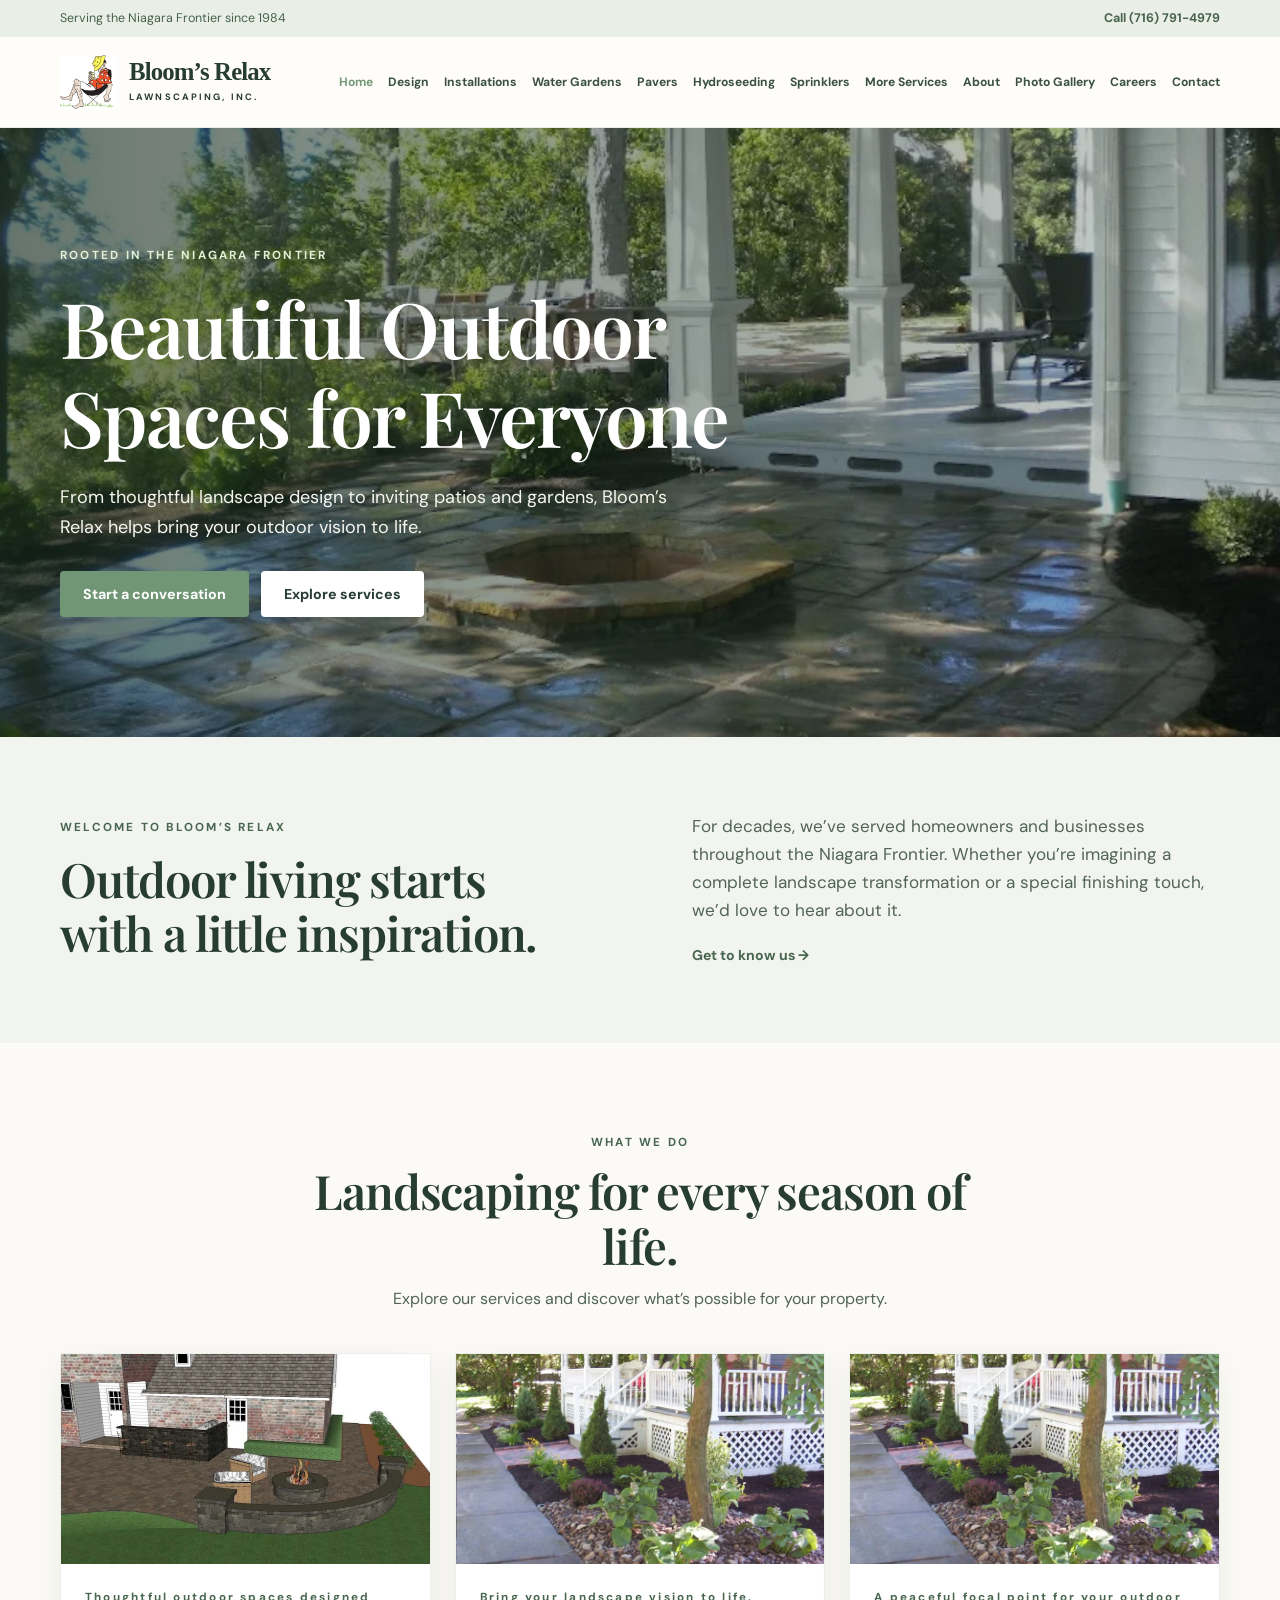
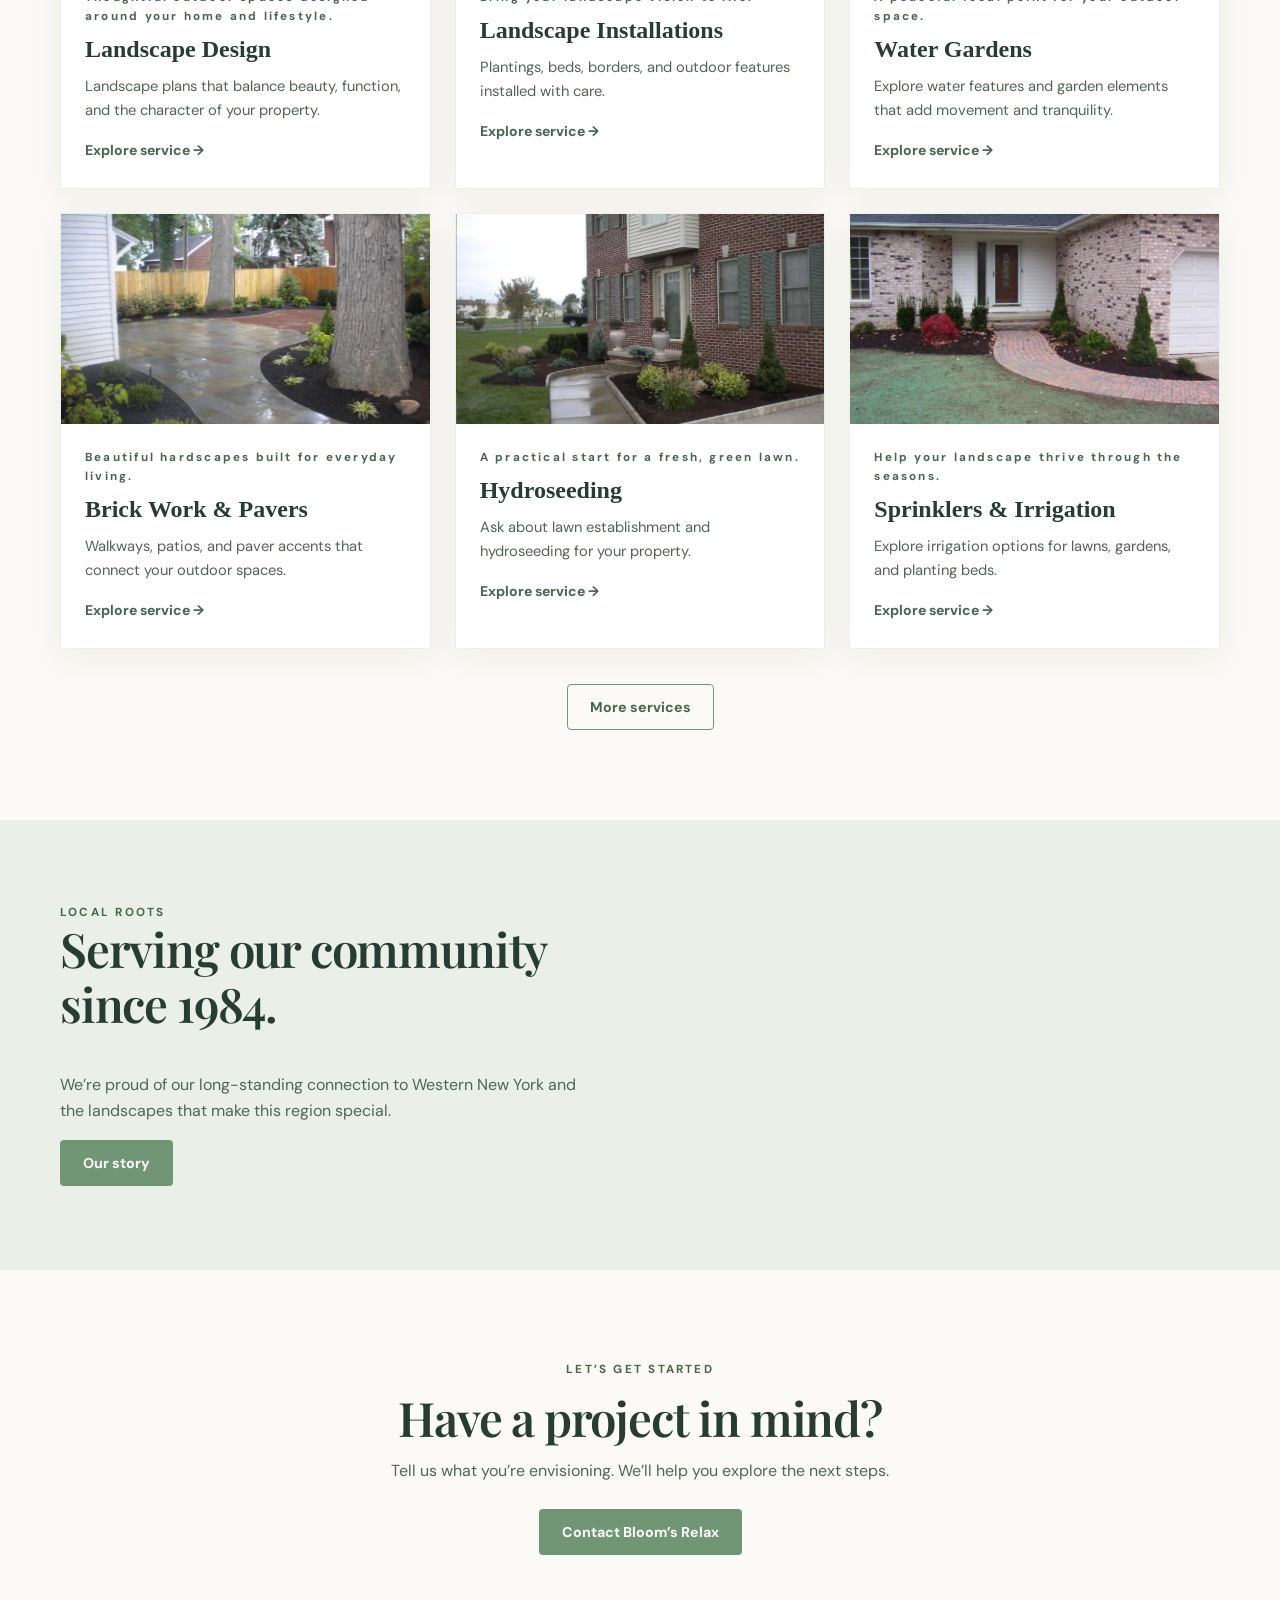
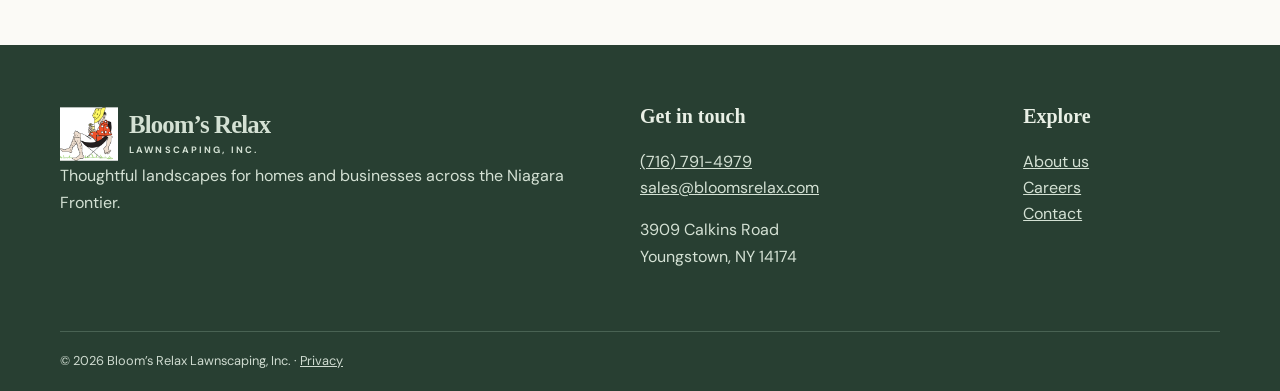
<file: index.html>
<!doctype html><html lang="en"><head><meta charset="utf-8"><meta name="viewport" content="width=device-width,initial-scale=1"><meta name="description" content="Landscape design, installation, patios, water gardens, hydroseeding and irrigation in the Niagara Frontier since 1984."><title>Home | Bloom’s Relax Lawnscaping</title><link rel="icon" href="assets/favicon.svg" type="image/svg+xml"><link rel="stylesheet" href="assets/styles.css"></head><body><a class="skip" href="#main">Skip to content</a><div class="topbar"><div class="container topbar-inner"><span>Serving the Niagara Frontier since 1984</span><a href="tel:+17167914979">Call (716) 791-4979</a></div></div><header class="site-header"><div class="container header-inner"><a class="brand" href="index.html" aria-label="Bloom's Relax home"><img class="brand-logo" src="assets/photos/logo.webp" alt="" aria-hidden="true"><span><strong>Bloom’s Relax</strong><small>LAWNSCAPING, INC.</small></span></a><button class="menu-toggle" type="button" aria-expanded="false" aria-controls="site-nav">Menu <span aria-hidden="true">☰</span></button><nav id="site-nav" aria-label="Main navigation"><a href="index.html" aria-current="page">Home</a><a href="landscape-design.html">Design</a><a href="landscape-installations.html">Installations</a><a href="water-gardens.html">Water Gardens</a><a href="brick-work-pavers.html">Pavers</a><a href="hydroseeding.html">Hydroseeding</a><a href="sprinklers.html">Sprinklers</a><a href="other-services.html">More Services</a><a href="about.html">About</a><a href="gallery.html">Photo Gallery</a><a href="careers.html">Careers</a><a href="contact.html">Contact</a></nav></div></header><main id="main"><section class="hero" style="--hero-image:url('assets/photos/patio.webp')"><div class="container hero-content"><span class="kicker">ROOTED IN THE NIAGARA FRONTIER</span><h1 id="homepage-heading">Beautiful outdoor living spaces.<br><em id="homepage-tagline">Made to be enjoyed.</em></h1><p id="homepage-description">From thoughtful landscape design to inviting patios and gardens, Bloom’s Relax helps bring your outdoor vision to life.</p><div class="actions"><a class="btn btn-primary" href="contact.html">Start a conversation</a><a class="btn btn-light" href="#services">Explore services</a></div></div></section><section class="intro-band"><div class="container intro-grid"><div><span class="eyebrow">WELCOME TO BLOOM’S RELAX</span><h2>Outdoor living starts with a little inspiration.</h2></div><div><p>For decades, we’ve served homeowners and businesses throughout the Niagara Frontier. Whether you’re imagining a complete landscape transformation or a special finishing touch, we’d love to hear about it.</p><a class="text-link" href="about.html">Get to know us →</a></div></div></section><section class="section" id="services"><div class="container"><div class="section-heading"><span class="eyebrow">WHAT WE DO</span><h2>Landscaping for every season of life.</h2><p>Explore our services and discover what’s possible for your property.</p></div><div class="cards"><a class="service-card" href="landscape-design.html"><div class="card-image" style="background-image:url('assets/photos/design.webp')"></div><div class="card-body"><span class="eyebrow">Thoughtful outdoor spaces designed around your home and lifestyle.</span><h3>Landscape Design</h3><p>Landscape plans that balance beauty, function, and the character of your property.</p><span class="text-link">Explore service <span aria-hidden="true">→</span></span></div></a><a class="service-card" href="landscape-installations.html"><div class="card-image" style="background-image:url('assets/photos/garden.webp')"></div><div class="card-body"><span class="eyebrow">Bring your landscape vision to life.</span><h3>Landscape Installations</h3><p>Plantings, beds, borders, and outdoor features installed with care.</p><span class="text-link">Explore service <span aria-hidden="true">→</span></span></div></a><a class="service-card" href="water-gardens.html"><div class="card-image" style="background-image:url('assets/photos/garden.webp')"></div><div class="card-body"><span class="eyebrow">A peaceful focal point for your outdoor space.</span><h3>Water Gardens</h3><p>Explore water features and garden elements that add movement and tranquility.</p><span class="text-link">Explore service <span aria-hidden="true">→</span></span></div></a><a class="service-card" href="brick-work-pavers.html"><div class="card-image" style="background-image:url('assets/photos/stone-patio.webp')"></div><div class="card-body"><span class="eyebrow">Beautiful hardscapes built for everyday living.</span><h3>Brick Work &amp; Pavers</h3><p>Walkways, patios, and paver accents that connect your outdoor spaces.</p><span class="text-link">Explore service <span aria-hidden="true">→</span></span></div></a><a class="service-card" href="hydroseeding.html"><div class="card-image" style="background-image:url('assets/photos/front-landscape.webp')"></div><div class="card-body"><span class="eyebrow">A practical start for a fresh, green lawn.</span><h3>Hydroseeding</h3><p>Ask about lawn establishment and hydroseeding for your property.</p><span class="text-link">Explore service <span aria-hidden="true">→</span></span></div></a><a class="service-card" href="sprinklers.html"><div class="card-image" style="background-image:url('assets/photos/front-walk.webp')"></div><div class="card-body"><span class="eyebrow">Help your landscape thrive through the seasons.</span><h3>Sprinklers &amp; Irrigation</h3><p>Explore irrigation options for lawns, gardens, and planting beds.</p><span class="text-link">Explore service <span aria-hidden="true">→</span></span></div></a></div><div class="center"><a class="btn btn-outline" href="other-services.html">More services</a></div></div></section><section class="quote-section"><div class="container quote-grid"><div><span class="eyebrow">LOCAL ROOTS</span><h2>Serving our community since 1984.</h2><p>We’re proud of our long-standing connection to Western New York and the landscapes that make this region special.</p><a class="btn btn-primary" href="about.html">Our story</a></div><div class="quote-image" role="img" aria-label="Lush garden greenery"></div></div></section><section class="cta"><div class="container"><span class="eyebrow">LET’S GET STARTED</span><h2>Have a project in mind?</h2><p>Tell us what you’re envisioning. We’ll help you explore the next steps.</p><a class="btn btn-primary" href="contact.html">Contact Bloom’s Relax</a></div></section></main><footer class="site-footer"><div class="container footer-grid"><div><a class="brand footer-brand" href="index.html"><img class="brand-logo" src="assets/photos/logo.webp" alt="" aria-hidden="true"><span><strong>Bloom’s Relax</strong><small>LAWNSCAPING, INC.</small></span></a><p>Thoughtful landscapes for homes and businesses across the Niagara Frontier.</p></div><div><h3>Get in touch</h3><p><a href="tel:+17167914979">(716) 791-4979</a><br><a href="mailto:sales@bloomsrelax.com">sales@bloomsrelax.com</a></p><p>3909 Calkins Road<br>Youngstown, NY 14174</p></div><div><h3>Explore</h3><p><a href="about.html">About us</a><br><a href="careers.html">Careers</a><br><a href="contact.html">Contact</a></p></div></div><div class="container footer-bottom">© <span id="year">2026</span> Bloom’s Relax Lawnscaping, Inc. · <a href="privacy.html">Privacy</a></div></footer><script src="assets/main.js" defer></script></body></html>
</file>
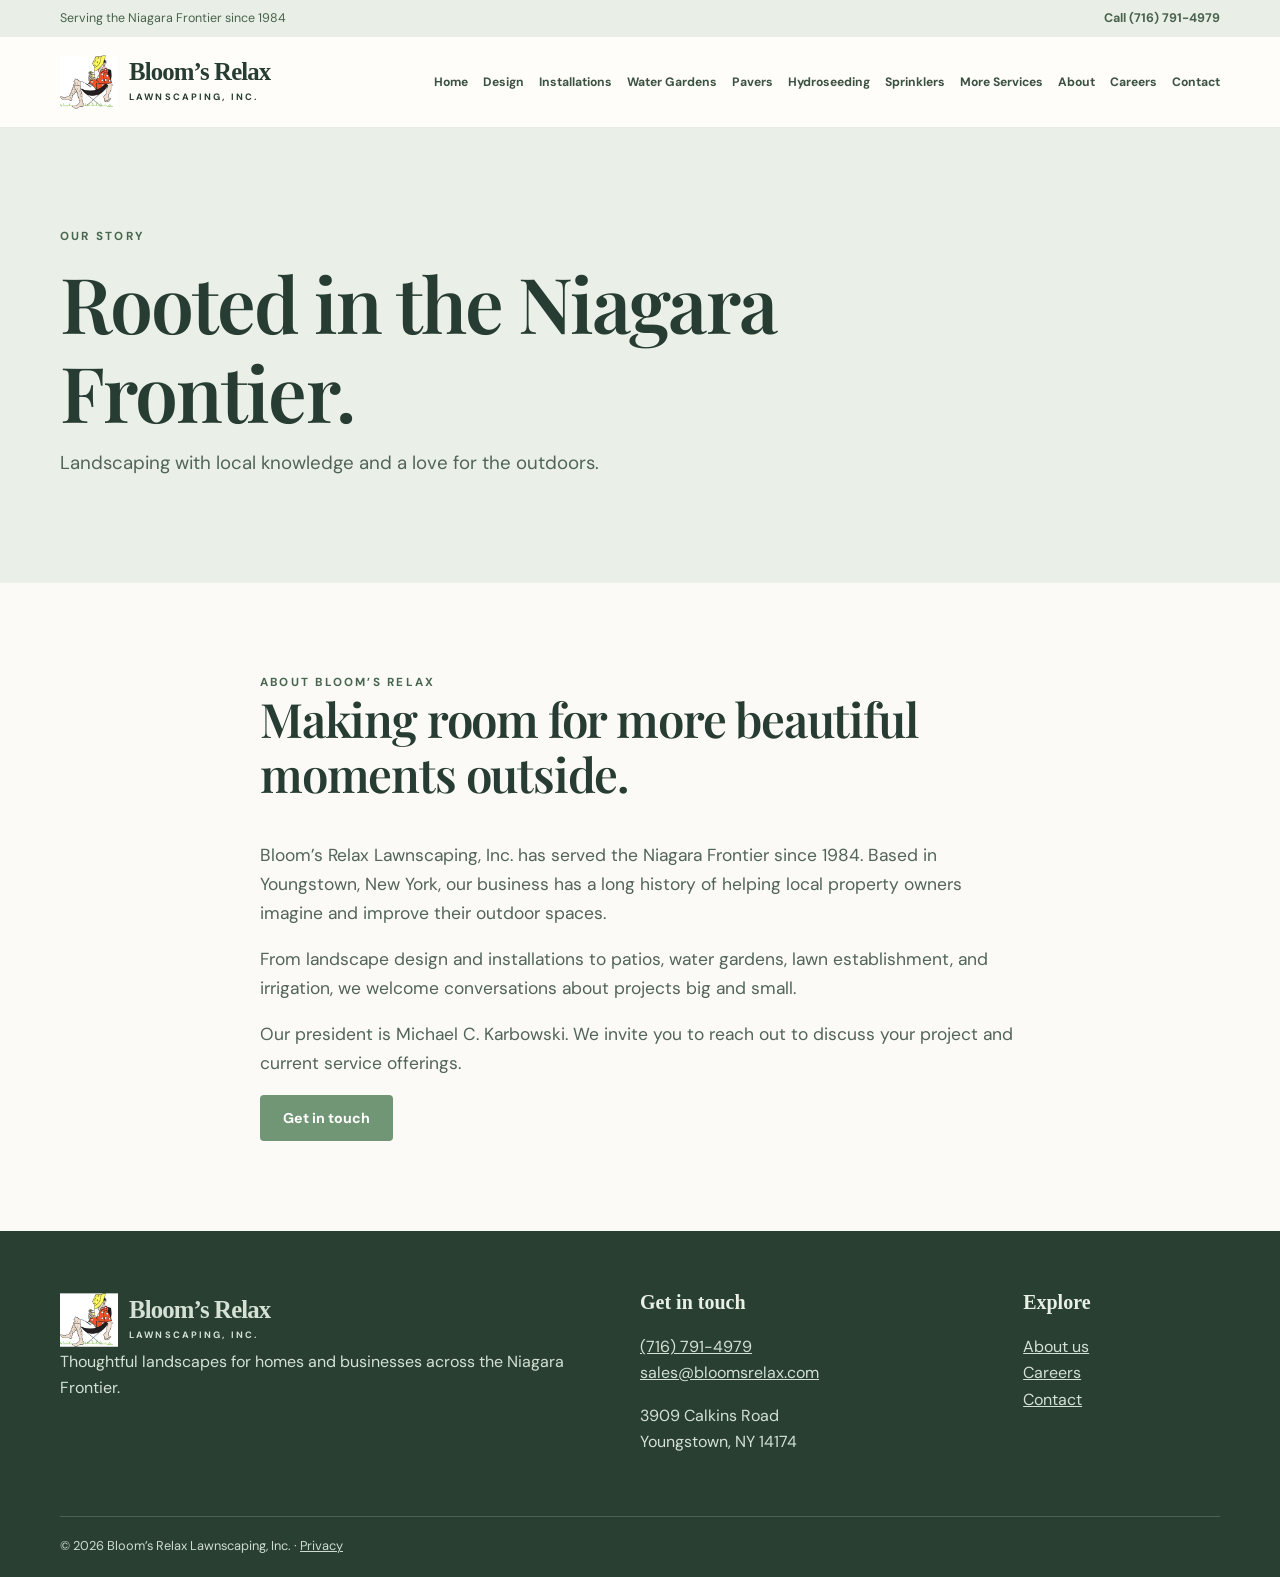
<file: about.html>
<!doctype html><html lang="en"><head><meta charset="utf-8"><meta name="viewport" content="width=device-width,initial-scale=1"><meta name="description" content="Landscaping services in Youngstown and the Niagara Frontier, New York."><title>About Us | Bloom’s Relax Lawnscaping</title><link rel="icon" href="assets/favicon.svg" type="image/svg+xml"><link rel="stylesheet" href="assets/styles.css"></head><body><a class="skip" href="#main">Skip to content</a><div class="topbar"><div class="container topbar-inner"><span>Serving the Niagara Frontier since 1984</span><a href="tel:+17167914979">Call (716) 791-4979</a></div></div><header class="site-header"><div class="container header-inner"><a class="brand" href="index.html" aria-label="Bloom's Relax home"><img class="brand-logo" src="assets/photos/logo.webp" alt="" aria-hidden="true"><span><strong>Bloom’s Relax</strong><small>LAWNSCAPING, INC.</small></span></a><button class="menu-toggle" type="button" aria-expanded="false" aria-controls="site-nav">Menu <span aria-hidden="true">☰</span></button><nav id="site-nav" aria-label="Main navigation"><a href="index.html">Home</a><a href="landscape-design.html">Design</a><a href="landscape-installations.html">Installations</a><a href="water-gardens.html">Water Gardens</a><a href="brick-work-pavers.html">Pavers</a><a href="hydroseeding.html">Hydroseeding</a><a href="sprinklers.html">Sprinklers</a><a href="other-services.html">More Services</a><a href="about.html">About</a><a href="careers.html">Careers</a><a href="contact.html">Contact</a></nav></div></header><main id="main"><section class="page-hero"><div class="container"><span class="eyebrow">OUR STORY</span><h1>Rooted in the Niagara Frontier.</h1><p>Landscaping with local knowledge and a love for the outdoors.</p></div></section><section class="section"><div class="container narrow"><span class="eyebrow">ABOUT BLOOM’S RELAX</span><h2>Making room for more beautiful moments outside.</h2><p>Bloom’s Relax Lawnscaping, Inc. has served the Niagara Frontier since 1984. Based in Youngstown, New York, our business has a long history of helping local property owners imagine and improve their outdoor spaces.</p><p>From landscape design and installations to patios, water gardens, lawn establishment, and irrigation, we welcome conversations about projects big and small.</p><p>Our president is Michael C. Karbowski. We invite you to reach out to discuss your project and current service offerings.</p><a class="btn btn-primary" href="contact.html">Get in touch</a></div></section></main><footer class="site-footer"><div class="container footer-grid"><div><a class="brand footer-brand" href="index.html"><img class="brand-logo" src="assets/photos/logo.webp" alt="" aria-hidden="true"><span><strong>Bloom’s Relax</strong><small>LAWNSCAPING, INC.</small></span></a><p>Thoughtful landscapes for homes and businesses across the Niagara Frontier.</p></div><div><h3>Get in touch</h3><p><a href="tel:+17167914979">(716) 791-4979</a><br><a href="mailto:sales@bloomsrelax.com">sales@bloomsrelax.com</a></p><p>3909 Calkins Road<br>Youngstown, NY 14174</p></div><div><h3>Explore</h3><p><a href="about.html">About us</a><br><a href="careers.html">Careers</a><br><a href="contact.html">Contact</a></p></div></div><div class="container footer-bottom">© <span id="year">2026</span> Bloom’s Relax Lawnscaping, Inc. · <a href="privacy.html">Privacy</a></div></footer><script src="assets/main.js" defer></script></body></html>
</file>
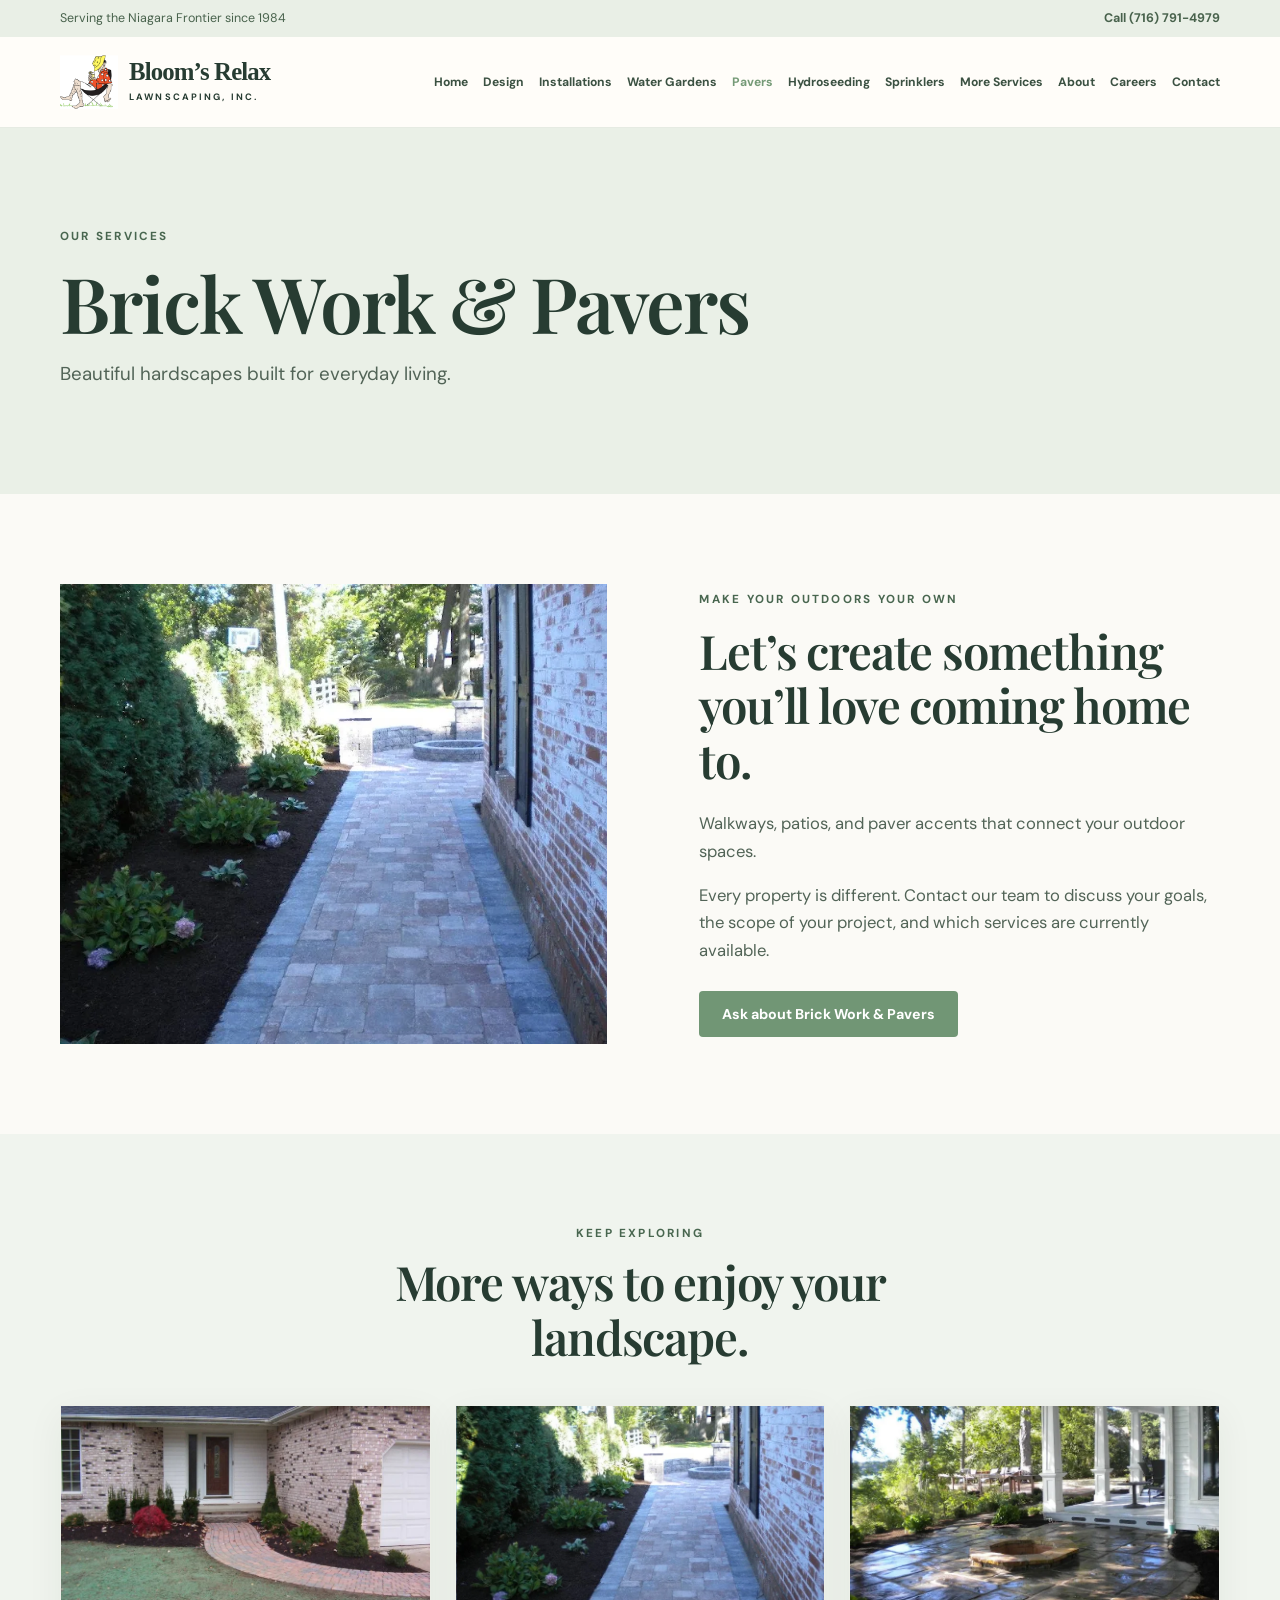
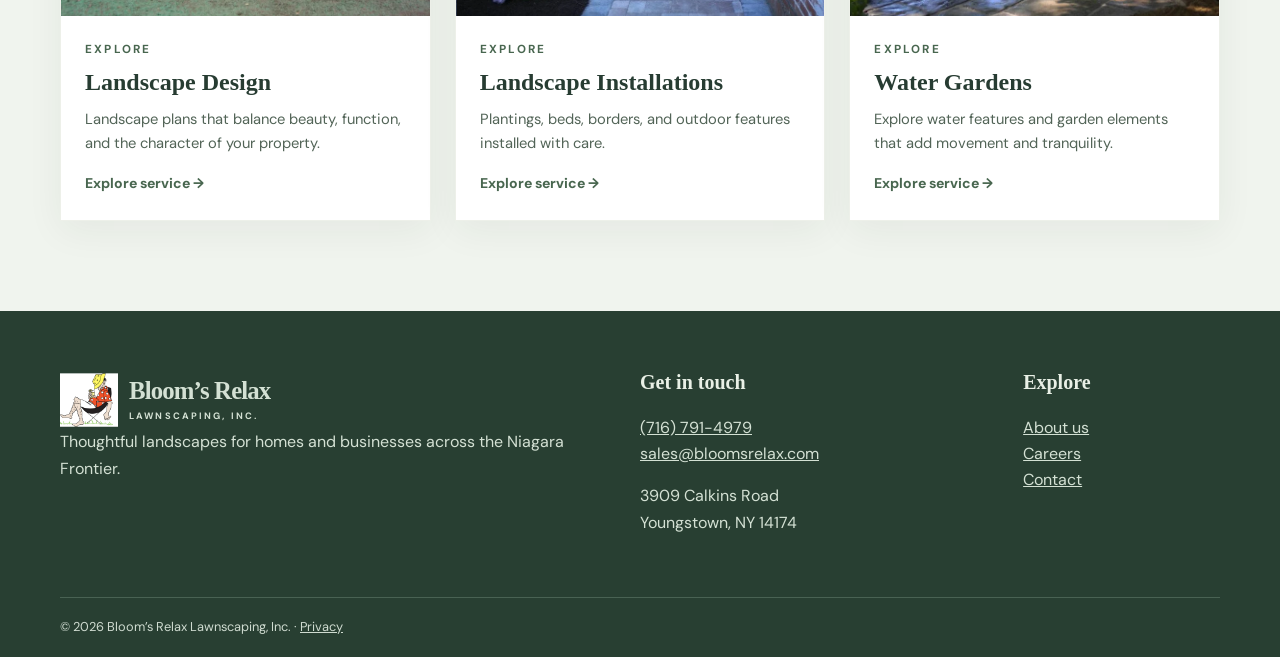
<file: brick-work-pavers.html>
<!doctype html><html lang="en"><head><meta charset="utf-8"><meta name="viewport" content="width=device-width,initial-scale=1"><meta name="description" content="Landscaping services in Youngstown and the Niagara Frontier, New York."><title>Brick Work &amp; Pavers | Bloom’s Relax Lawnscaping</title><link rel="icon" href="assets/favicon.svg" type="image/svg+xml"><link rel="stylesheet" href="assets/styles.css"></head><body><a class="skip" href="#main">Skip to content</a><div class="topbar"><div class="container topbar-inner"><span>Serving the Niagara Frontier since 1984</span><a href="tel:+17167914979">Call (716) 791-4979</a></div></div><header class="site-header"><div class="container header-inner"><a class="brand" href="index.html" aria-label="Bloom's Relax home"><img class="brand-logo" src="assets/photos/logo.webp" alt="" aria-hidden="true"><span><strong>Bloom’s Relax</strong><small>LAWNSCAPING, INC.</small></span></a><button class="menu-toggle" type="button" aria-expanded="false" aria-controls="site-nav">Menu <span aria-hidden="true">☰</span></button><nav id="site-nav" aria-label="Main navigation"><a href="index.html">Home</a><a href="landscape-design.html">Design</a><a href="landscape-installations.html">Installations</a><a href="water-gardens.html">Water Gardens</a><a href="brick-work-pavers.html" aria-current="page">Pavers</a><a href="hydroseeding.html">Hydroseeding</a><a href="sprinklers.html">Sprinklers</a><a href="other-services.html">More Services</a><a href="about.html">About</a><a href="careers.html">Careers</a><a href="contact.html">Contact</a></nav></div></header><main id="main"><section class="page-hero"><div class="container"><span class="eyebrow">OUR SERVICES</span><h1>Brick Work &amp; Pavers</h1><p>Beautiful hardscapes built for everyday living.</p></div></section><section class="section"><div class="container feature-grid"><div class="feature-image" style="background-image:url('assets/photos/walkway.webp')" role="img" aria-label="Landscape inspiration"></div><div class="feature-copy"><span class="eyebrow">MAKE YOUR OUTDOORS YOUR OWN</span><h2>Let’s create something you’ll love coming home to.</h2><p>Walkways, patios, and paver accents that connect your outdoor spaces.</p><p>Every property is different. Contact our team to discuss your goals, the scope of your project, and which services are currently available.</p><a class="btn btn-primary" href="contact.html">Ask about Brick Work &amp; Pavers</a></div></div></section><section class="section soft"><div class="container"><div class="section-heading"><span class="eyebrow">KEEP EXPLORING</span><h2>More ways to enjoy your landscape.</h2></div><div class="cards three"><a class="service-card" href="landscape-design.html"><div class="card-image" style="background-image:url('assets/photos/front-walk.webp')"></div><div class="card-body"><span class="eyebrow">EXPLORE</span><h3>Landscape Design</h3><p>Landscape plans that balance beauty, function, and the character of your property.</p><span class="text-link">Explore service <span aria-hidden="true">→</span></span></div></a><a class="service-card" href="landscape-installations.html"><div class="card-image" style="background-image:url('assets/photos/walkway.webp')"></div><div class="card-body"><span class="eyebrow">EXPLORE</span><h3>Landscape Installations</h3><p>Plantings, beds, borders, and outdoor features installed with care.</p><span class="text-link">Explore service <span aria-hidden="true">→</span></span></div></a><a class="service-card" href="water-gardens.html"><div class="card-image" style="background-image:url('assets/photos/patio.webp')"></div><div class="card-body"><span class="eyebrow">EXPLORE</span><h3>Water Gardens</h3><p>Explore water features and garden elements that add movement and tranquility.</p><span class="text-link">Explore service <span aria-hidden="true">→</span></span></div></a></div></div></section></main><footer class="site-footer"><div class="container footer-grid"><div><a class="brand footer-brand" href="index.html"><img class="brand-logo" src="assets/photos/logo.webp" alt="" aria-hidden="true"><span><strong>Bloom’s Relax</strong><small>LAWNSCAPING, INC.</small></span></a><p>Thoughtful landscapes for homes and businesses across the Niagara Frontier.</p></div><div><h3>Get in touch</h3><p><a href="tel:+17167914979">(716) 791-4979</a><br><a href="mailto:sales@bloomsrelax.com">sales@bloomsrelax.com</a></p><p>3909 Calkins Road<br>Youngstown, NY 14174</p></div><div><h3>Explore</h3><p><a href="about.html">About us</a><br><a href="careers.html">Careers</a><br><a href="contact.html">Contact</a></p></div></div><div class="container footer-bottom">© <span id="year">2026</span> Bloom’s Relax Lawnscaping, Inc. · <a href="privacy.html">Privacy</a></div></footer><script src="assets/main.js" defer></script></body></html>
</file>
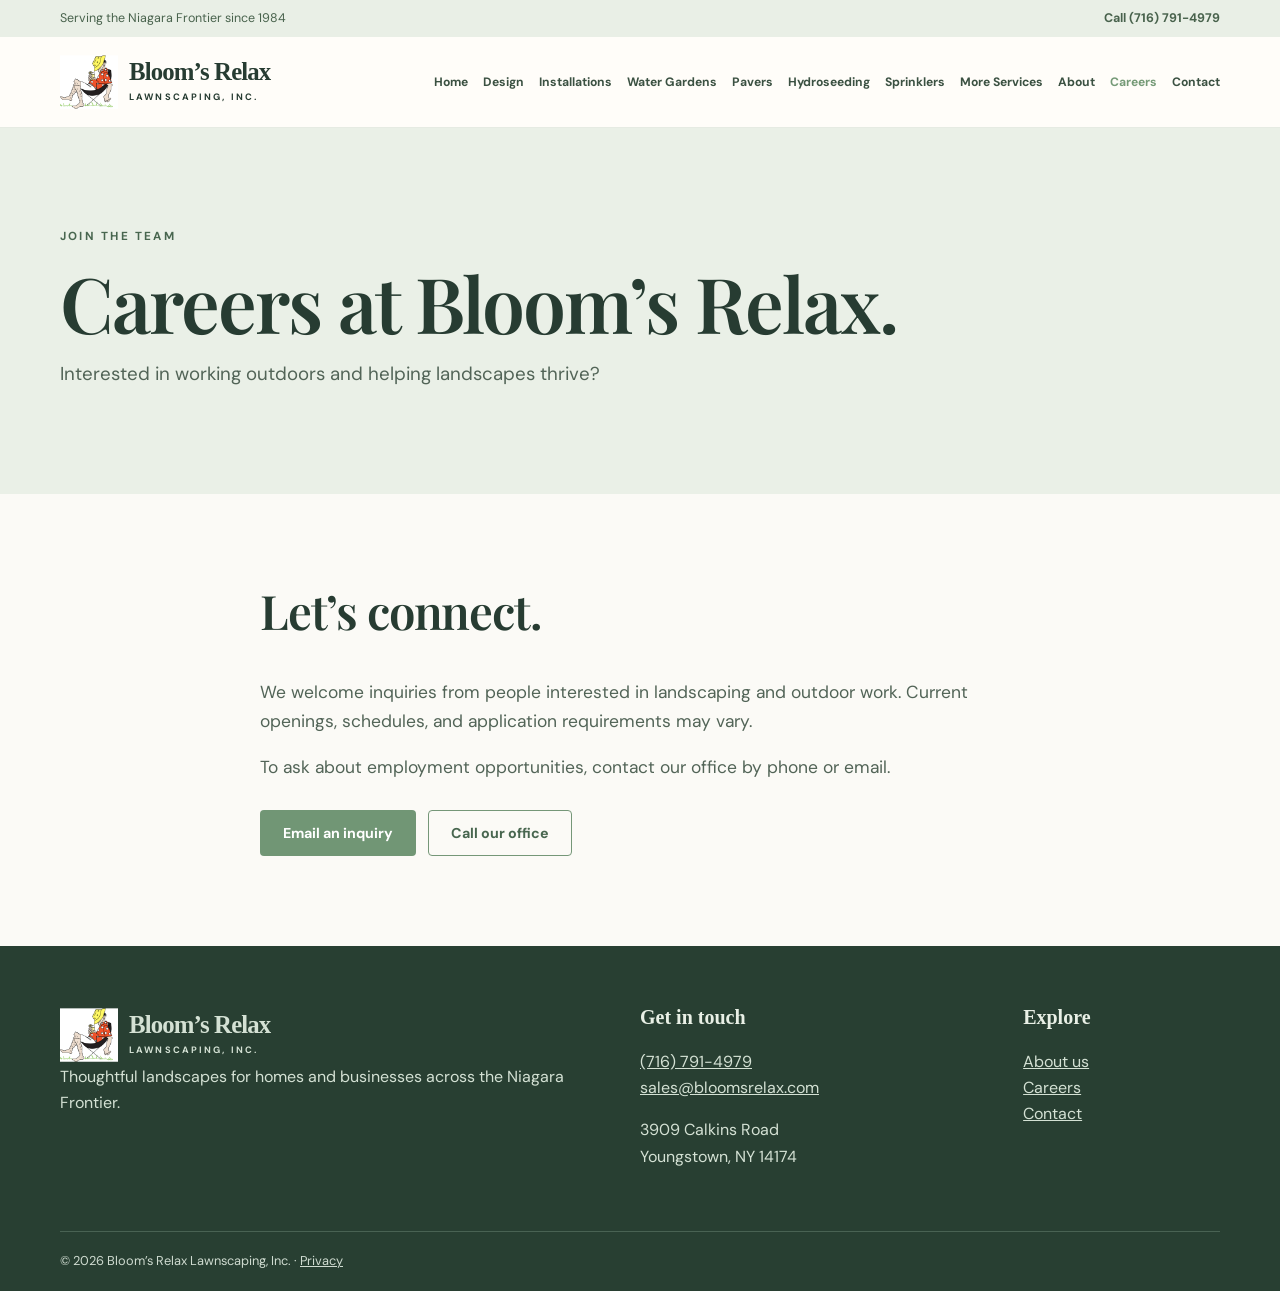
<file: careers.html>
<!doctype html><html lang="en"><head><meta charset="utf-8"><meta name="viewport" content="width=device-width,initial-scale=1"><meta name="description" content="Landscaping services in Youngstown and the Niagara Frontier, New York."><title>Careers | Bloom’s Relax Lawnscaping</title><link rel="icon" href="assets/favicon.svg" type="image/svg+xml"><link rel="stylesheet" href="assets/styles.css"></head><body><a class="skip" href="#main">Skip to content</a><div class="topbar"><div class="container topbar-inner"><span>Serving the Niagara Frontier since 1984</span><a href="tel:+17167914979">Call (716) 791-4979</a></div></div><header class="site-header"><div class="container header-inner"><a class="brand" href="index.html" aria-label="Bloom's Relax home"><img class="brand-logo" src="assets/photos/logo.webp" alt="" aria-hidden="true"><span><strong>Bloom’s Relax</strong><small>LAWNSCAPING, INC.</small></span></a><button class="menu-toggle" type="button" aria-expanded="false" aria-controls="site-nav">Menu <span aria-hidden="true">☰</span></button><nav id="site-nav" aria-label="Main navigation"><a href="index.html">Home</a><a href="landscape-design.html">Design</a><a href="landscape-installations.html">Installations</a><a href="water-gardens.html">Water Gardens</a><a href="brick-work-pavers.html">Pavers</a><a href="hydroseeding.html">Hydroseeding</a><a href="sprinklers.html">Sprinklers</a><a href="other-services.html">More Services</a><a href="about.html">About</a><a href="careers.html" aria-current="page">Careers</a><a href="contact.html">Contact</a></nav></div></header><main id="main"><section class="page-hero"><div class="container"><span class="eyebrow">JOIN THE TEAM</span><h1>Careers at Bloom’s Relax.</h1><p>Interested in working outdoors and helping landscapes thrive?</p></div></section><section class="section"><div class="container narrow"><h2>Let’s connect.</h2><p>We welcome inquiries from people interested in landscaping and outdoor work. Current openings, schedules, and application requirements may vary.</p><p>To ask about employment opportunities, contact our office by phone or email.</p><div class="actions"><a class="btn btn-primary" href="mailto:sales@bloomsrelax.com?subject=Employment%20Inquiry">Email an inquiry</a><a class="btn btn-outline" href="tel:+17167914979">Call our office</a></div></div></section></main><footer class="site-footer"><div class="container footer-grid"><div><a class="brand footer-brand" href="index.html"><img class="brand-logo" src="assets/photos/logo.webp" alt="" aria-hidden="true"><span><strong>Bloom’s Relax</strong><small>LAWNSCAPING, INC.</small></span></a><p>Thoughtful landscapes for homes and businesses across the Niagara Frontier.</p></div><div><h3>Get in touch</h3><p><a href="tel:+17167914979">(716) 791-4979</a><br><a href="mailto:sales@bloomsrelax.com">sales@bloomsrelax.com</a></p><p>3909 Calkins Road<br>Youngstown, NY 14174</p></div><div><h3>Explore</h3><p><a href="about.html">About us</a><br><a href="careers.html">Careers</a><br><a href="contact.html">Contact</a></p></div></div><div class="container footer-bottom">© <span id="year">2026</span> Bloom’s Relax Lawnscaping, Inc. · <a href="privacy.html">Privacy</a></div></footer><script src="assets/main.js" defer></script></body></html>
</file>
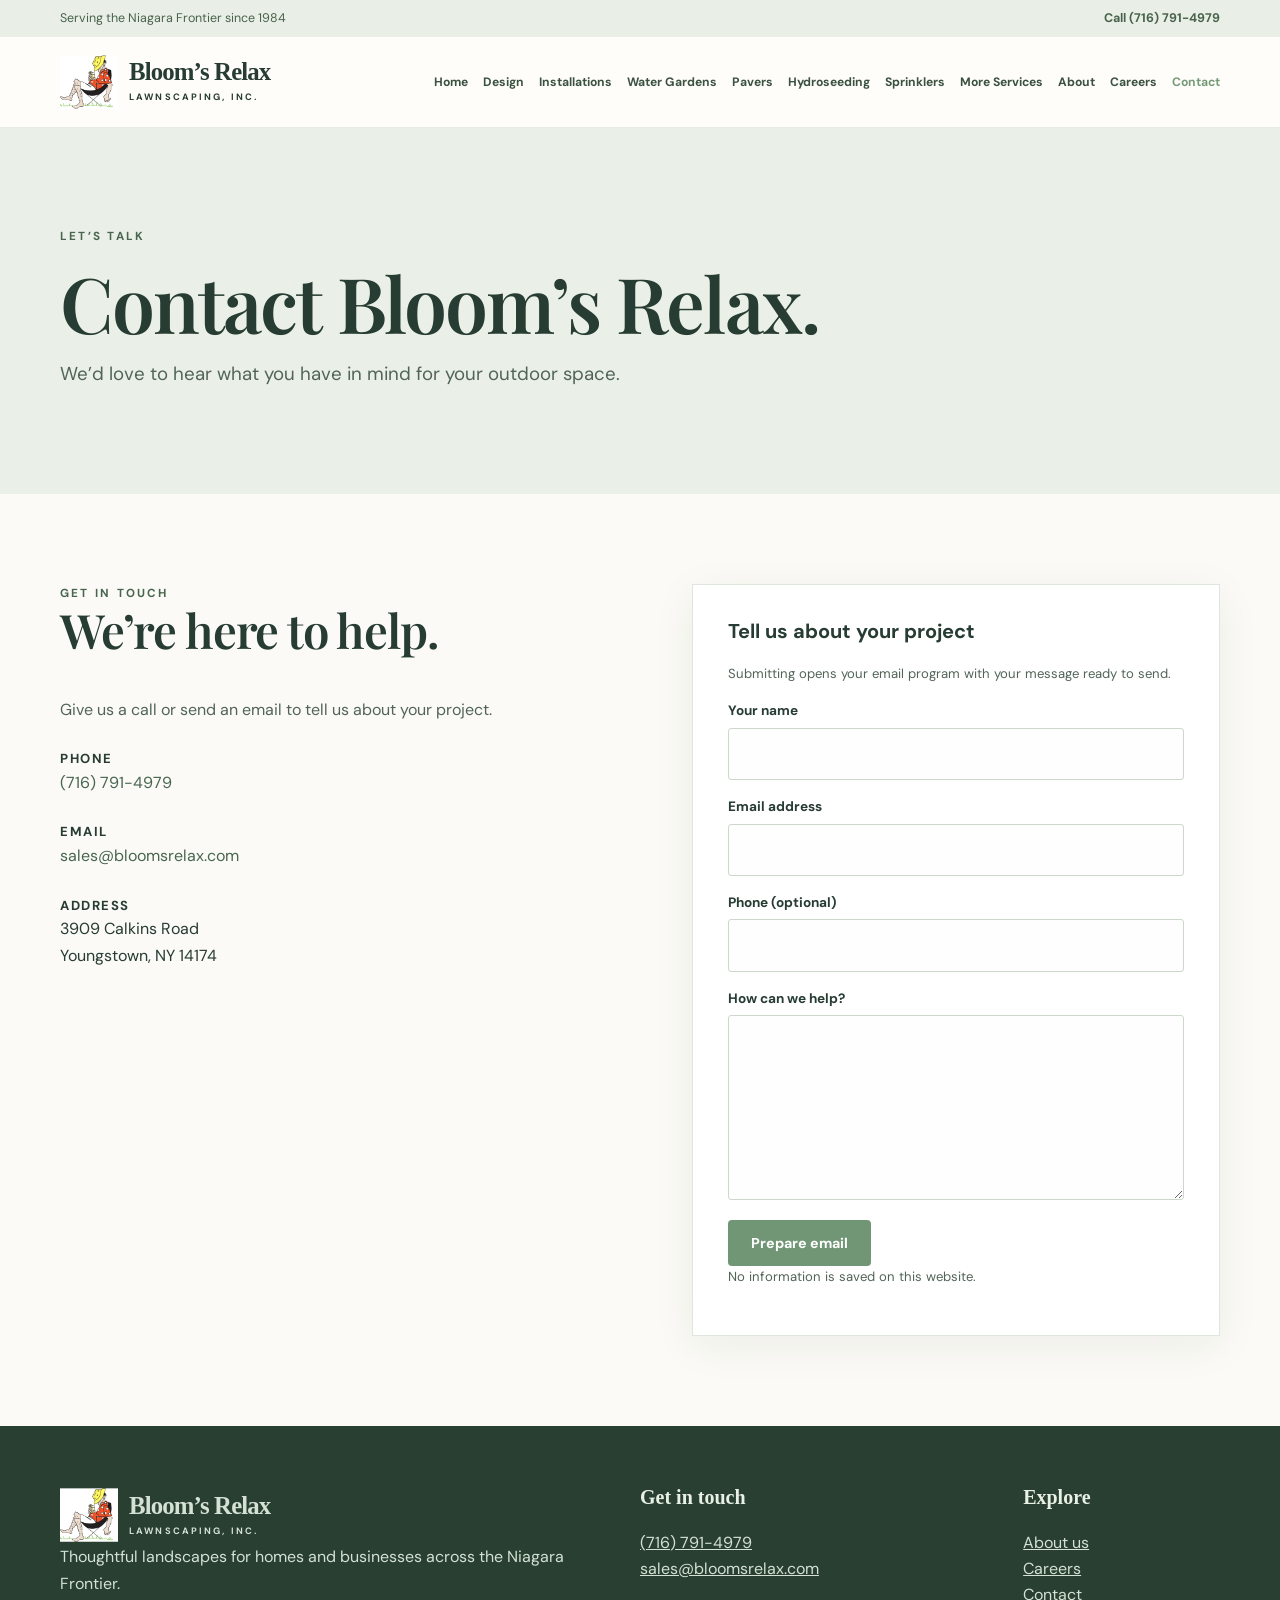
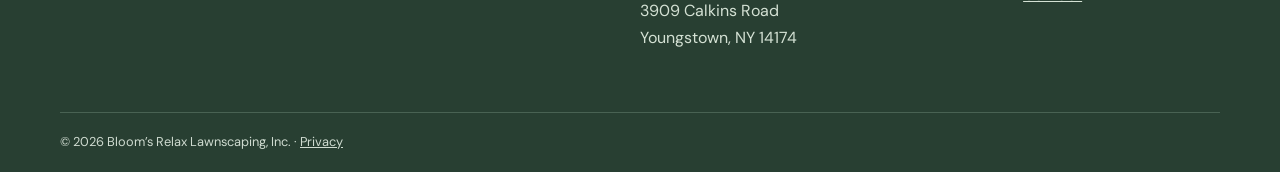
<file: contact.html>
<!doctype html><html lang="en"><head><meta charset="utf-8"><meta name="viewport" content="width=device-width,initial-scale=1"><meta name="description" content="Landscaping services in Youngstown and the Niagara Frontier, New York."><title>Contact | Bloom’s Relax Lawnscaping</title><link rel="icon" href="assets/favicon.svg" type="image/svg+xml"><link rel="stylesheet" href="assets/styles.css"></head><body><a class="skip" href="#main">Skip to content</a><div class="topbar"><div class="container topbar-inner"><span>Serving the Niagara Frontier since 1984</span><a href="tel:+17167914979">Call (716) 791-4979</a></div></div><header class="site-header"><div class="container header-inner"><a class="brand" href="index.html" aria-label="Bloom's Relax home"><img class="brand-logo" src="assets/photos/logo.webp" alt="" aria-hidden="true"><span><strong>Bloom’s Relax</strong><small>LAWNSCAPING, INC.</small></span></a><button class="menu-toggle" type="button" aria-expanded="false" aria-controls="site-nav">Menu <span aria-hidden="true">☰</span></button><nav id="site-nav" aria-label="Main navigation"><a href="index.html">Home</a><a href="landscape-design.html">Design</a><a href="landscape-installations.html">Installations</a><a href="water-gardens.html">Water Gardens</a><a href="brick-work-pavers.html">Pavers</a><a href="hydroseeding.html">Hydroseeding</a><a href="sprinklers.html">Sprinklers</a><a href="other-services.html">More Services</a><a href="about.html">About</a><a href="careers.html">Careers</a><a href="contact.html" aria-current="page">Contact</a></nav></div></header><main id="main"><section class="page-hero"><div class="container"><span class="eyebrow">LET’S TALK</span><h1>Contact Bloom’s Relax.</h1><p>We’d love to hear what you have in mind for your outdoor space.</p></div></section><section class="section"><div class="container contact-grid"><div><span class="eyebrow">GET IN TOUCH</span><h2>We’re here to help.</h2><p>Give us a call or send an email to tell us about your project.</p><div class="contact-detail"><strong>Phone</strong><a href="tel:+17167914979">(716) 791-4979</a></div><div class="contact-detail"><strong>Email</strong><a href="mailto:sales@bloomsrelax.com">sales@bloomsrelax.com</a></div><div class="contact-detail"><strong>Address</strong><span>3909 Calkins Road<br>Youngstown, NY 14174</span></div></div><form class="contact-form" id="contact-form"><h3>Tell us about your project</h3><p class="form-note">Submitting opens your email program with your message ready to send.</p><label for="name">Your name</label><input id="name" name="name" autocomplete="name" required><label for="email">Email address</label><input id="email" name="email" type="email" autocomplete="email" required><label for="phone">Phone (optional)</label><input id="phone" name="phone" type="tel" autocomplete="tel"><label for="message">How can we help?</label><textarea id="message" name="message" rows="6" required></textarea><button class="btn btn-primary" type="submit">Prepare email</button><p class="form-note">No information is saved on this website.</p></form></div></section></main><footer class="site-footer"><div class="container footer-grid"><div><a class="brand footer-brand" href="index.html"><img class="brand-logo" src="assets/photos/logo.webp" alt="" aria-hidden="true"><span><strong>Bloom’s Relax</strong><small>LAWNSCAPING, INC.</small></span></a><p>Thoughtful landscapes for homes and businesses across the Niagara Frontier.</p></div><div><h3>Get in touch</h3><p><a href="tel:+17167914979">(716) 791-4979</a><br><a href="mailto:sales@bloomsrelax.com">sales@bloomsrelax.com</a></p><p>3909 Calkins Road<br>Youngstown, NY 14174</p></div><div><h3>Explore</h3><p><a href="about.html">About us</a><br><a href="careers.html">Careers</a><br><a href="contact.html">Contact</a></p></div></div><div class="container footer-bottom">© <span id="year">2026</span> Bloom’s Relax Lawnscaping, Inc. · <a href="privacy.html">Privacy</a></div></footer><script src="assets/main.js" defer></script></body></html>
</file>
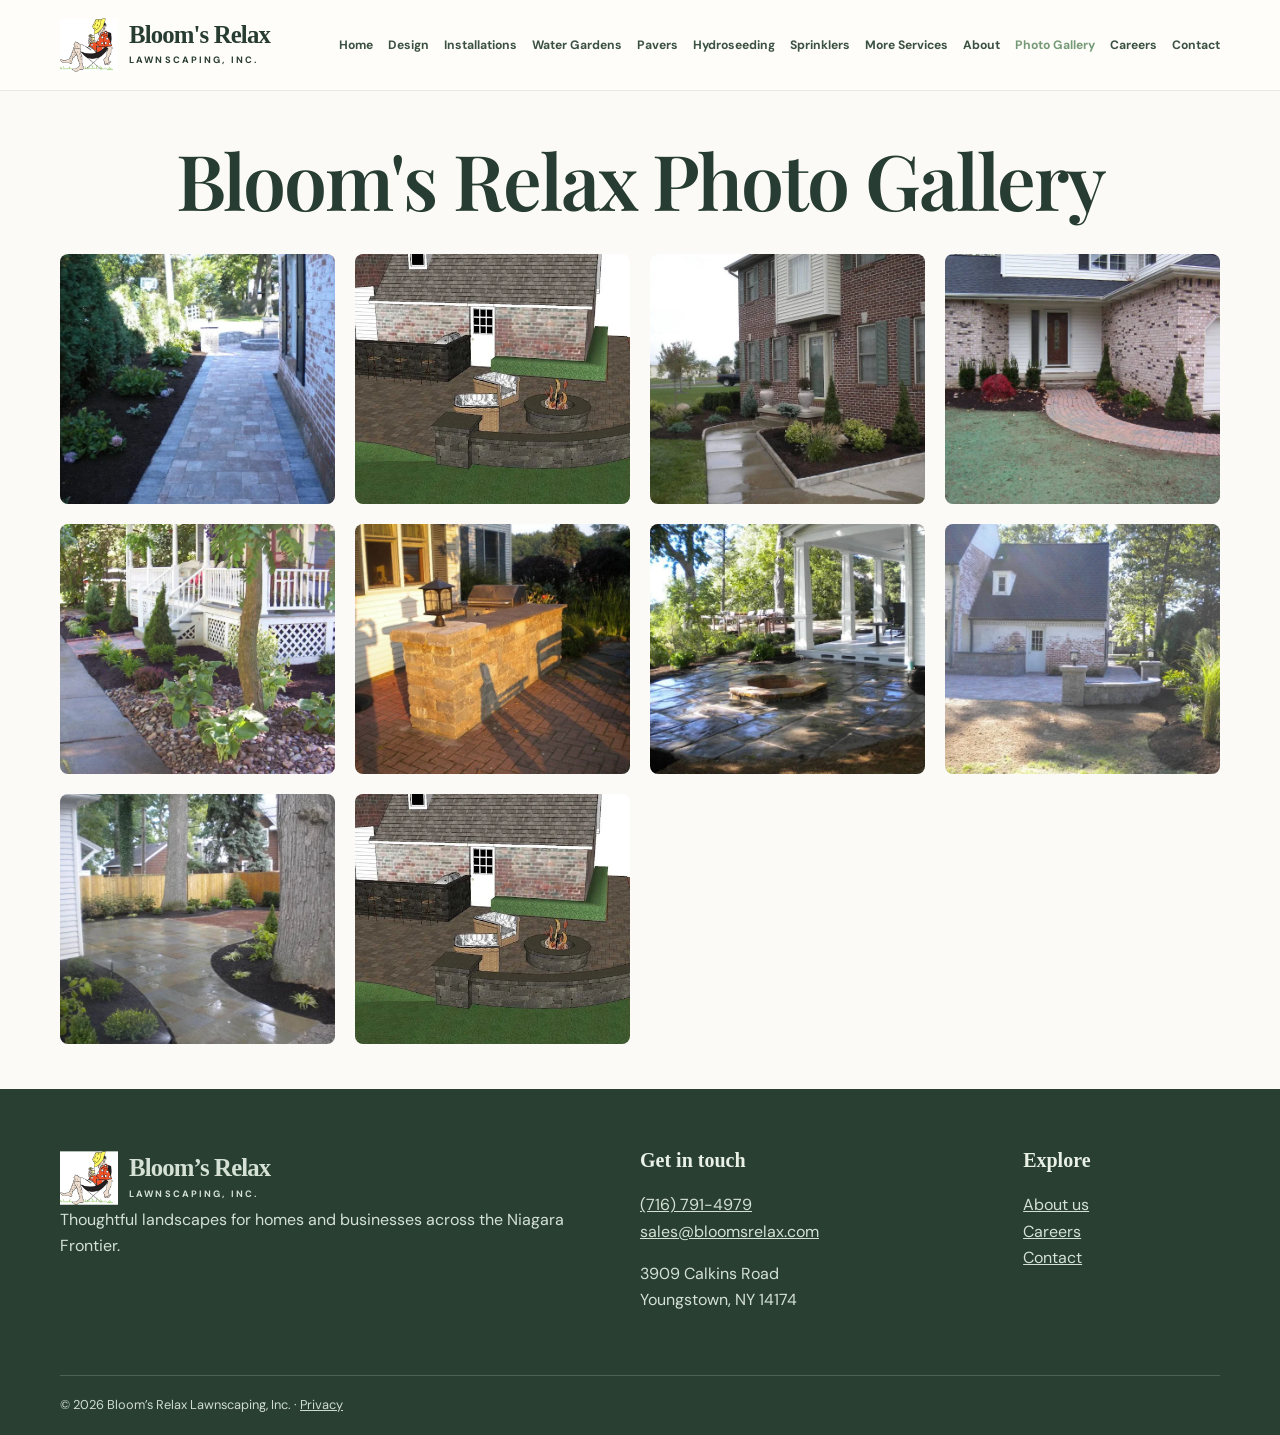
<file: gallery.html>
<!DOCTYPE html>
<html lang="en">
<head>
  <meta charset="UTF-8">
  <meta name="viewport" content="width=device-width, initial-scale=1">
  <title>Photo Gallery | Bloom's Relax</title>
  <link rel="stylesheet" href="assets/styles.css">
  <style>
    .gallery-page {
      max-width: 1200px;
      margin: auto;
      padding: 45px 20px;
    }
    .gallery-page h1 {
      text-align: center;
      margin-bottom: 30px;
    }
    .photo-grid {
      display: grid;
      grid-template-columns: repeat(auto-fit, minmax(250px, 1fr));
      gap: 20px;
    }
    .photo-grid img {
      width: 100%;
      height: 250px;
      object-fit: cover;
      border-radius: 8px;
    }
  </style>
</head>
<body>

<header class="site-header">
  <div class="container header-inner">
    <a class="brand" href="index.html" aria-label="Bloom's Relax home">
      <img class="brand-logo" src="assets/photos/logo.webp" alt="">
      <span><strong>Bloom's Relax</strong><small>LAWNSCAPING, INC.</small></span>
    </a>
    <button class="menu-toggle" type="button" aria-expanded="false" aria-controls="site-nav">Menu</button>
    <nav id="site-nav" aria-label="Main navigation">
      <a href="index.html">Home</a>
      <a href="landscape-design.html">Design</a>
      <a href="landscape-installations.html">Installations</a>
      <a href="water-gardens.html">Water Gardens</a>
      <a href="brick-work-pavers.html">Pavers</a>
      <a href="hydroseeding.html">Hydroseeding</a>
      <a href="sprinklers.html">Sprinklers</a>
      <a href="other-services.html">More Services</a>
      <a href="about.html">About</a>
      <a href="gallery.html" aria-current="page">Photo Gallery</a>
      <a href="careers.html">Careers</a>
      <a href="contact.html">Contact</a>
    </nav>
  </div>
</header>

  <main class="gallery-page">
    <h1 id="gallery-title">Bloom's Relax Photo Gallery</h1>
    <div id="photo-grid" class="photo-grid"></div>
  </main>
<footer class="site-footer"><div class="container footer-grid"><div><a class="brand footer-brand" href="index.html"><img class="brand-logo" src="assets/photos/logo.webp" alt="" aria-hidden="true"><span><strong>Bloom’s Relax</strong><small>LAWNSCAPING, INC.</small></span></a><p>Thoughtful landscapes for homes and businesses across the Niagara Frontier.</p></div><div><h3>Get in touch</h3><p><a href="tel:+17167914979">(716) 791-4979</a><br><a href="mailto:sales@bloomsrelax.com">sales@bloomsrelax.com</a></p><p>3909 Calkins Road<br>Youngstown, NY 14174</p></div><div><h3>Explore</h3><p><a href="about.html">About us</a><br><a href="careers.html">Careers</a><br><a href="contact.html">Contact</a></p></div></div><div class="container footer-bottom">© <span id="year">2026</span> Bloom’s Relax Lawnscaping, Inc. · <a href="privacy.html">Privacy</a></div></footer>
  <script>
    fetch('/gallery.json')
      .then(response => {
        if (!response.ok) throw new Error('Gallery unavailable');
        return response.json();
      })
      .then(data => {
        document.getElementById('gallery-title').textContent =
          data.title || "Bloom's Relax Photo Gallery";

        const grid = document.getElementById('photo-grid');

        (data.photos || []).forEach(photo => {
          const img = document.createElement('img');
          img.src = photo;
          img.alt = "Bloom's Relax landscaping project";
          img.loading = 'lazy';
        img.style.cursor = 'zoom-in';

img.addEventListener('click', () => {
  const photos = Array.from(grid.querySelectorAll('img'));
  let current = photos.indexOf(img);

  const overlay = document.createElement('div');
  overlay.style.cssText = 'position:fixed;inset:0;background:rgba(0,0,0,0.92);display:flex;align-items:center;justify-content:center;z-index:9999;padding:50px;box-sizing:border-box;';

  const largeImg = document.createElement('img');
  largeImg.style.cssText = 'max-width:90%;max-height:85vh;object-fit:contain;';

  function showPhoto() {
    largeImg.src = photos[current].src;
    largeImg.alt = photos[current].alt;
  }

  function makeButton(symbol, position, action) {
    const btn = document.createElement('button');
    btn.textContent = symbol;
    btn.style.cssText = 'position:absolute;' + position + ';background:rgba(0,0,0,0.5);color:white;border:0;border-radius:6px;padding:12px;font-size:28px;cursor:pointer;z-index:1;';
    btn.addEventListener('click', action);
    overlay.appendChild(btn);
  }

  function closeViewer() {
    overlay.remove();
    document.removeEventListener('keydown', handleKeys);
  }

  function handleKeys(event) {
    if (event.key === 'Escape') closeViewer();
    if (event.key === 'ArrowRight') nextPhoto();
    if (event.key === 'ArrowLeft') previousPhoto();
  }

  function nextPhoto() {
    current = (current + 1) % photos.length;
    showPhoto();
  }

  function previousPhoto() {
    current = (current - 1 + photos.length) % photos.length;
    showPhoto();
  }

  makeButton('×', 'top:15px;right:20px', closeViewer);
  makeButton('❮', 'left:15px;top:50%', previousPhoto);
  makeButton('❯', 'right:15px;top:50%', nextPhoto);

  overlay.appendChild(largeImg);
  overlay.addEventListener('click', event => {
    if (event.target === overlay) closeViewer();
  });

  document.body.appendChild(overlay);
  document.addEventListener('keydown', handleKeys);
  showPhoto();
});
          grid.appendChild(img);
        });
      })
      .catch(error => console.error(error));
  </script>
</body>
</html>
</file>
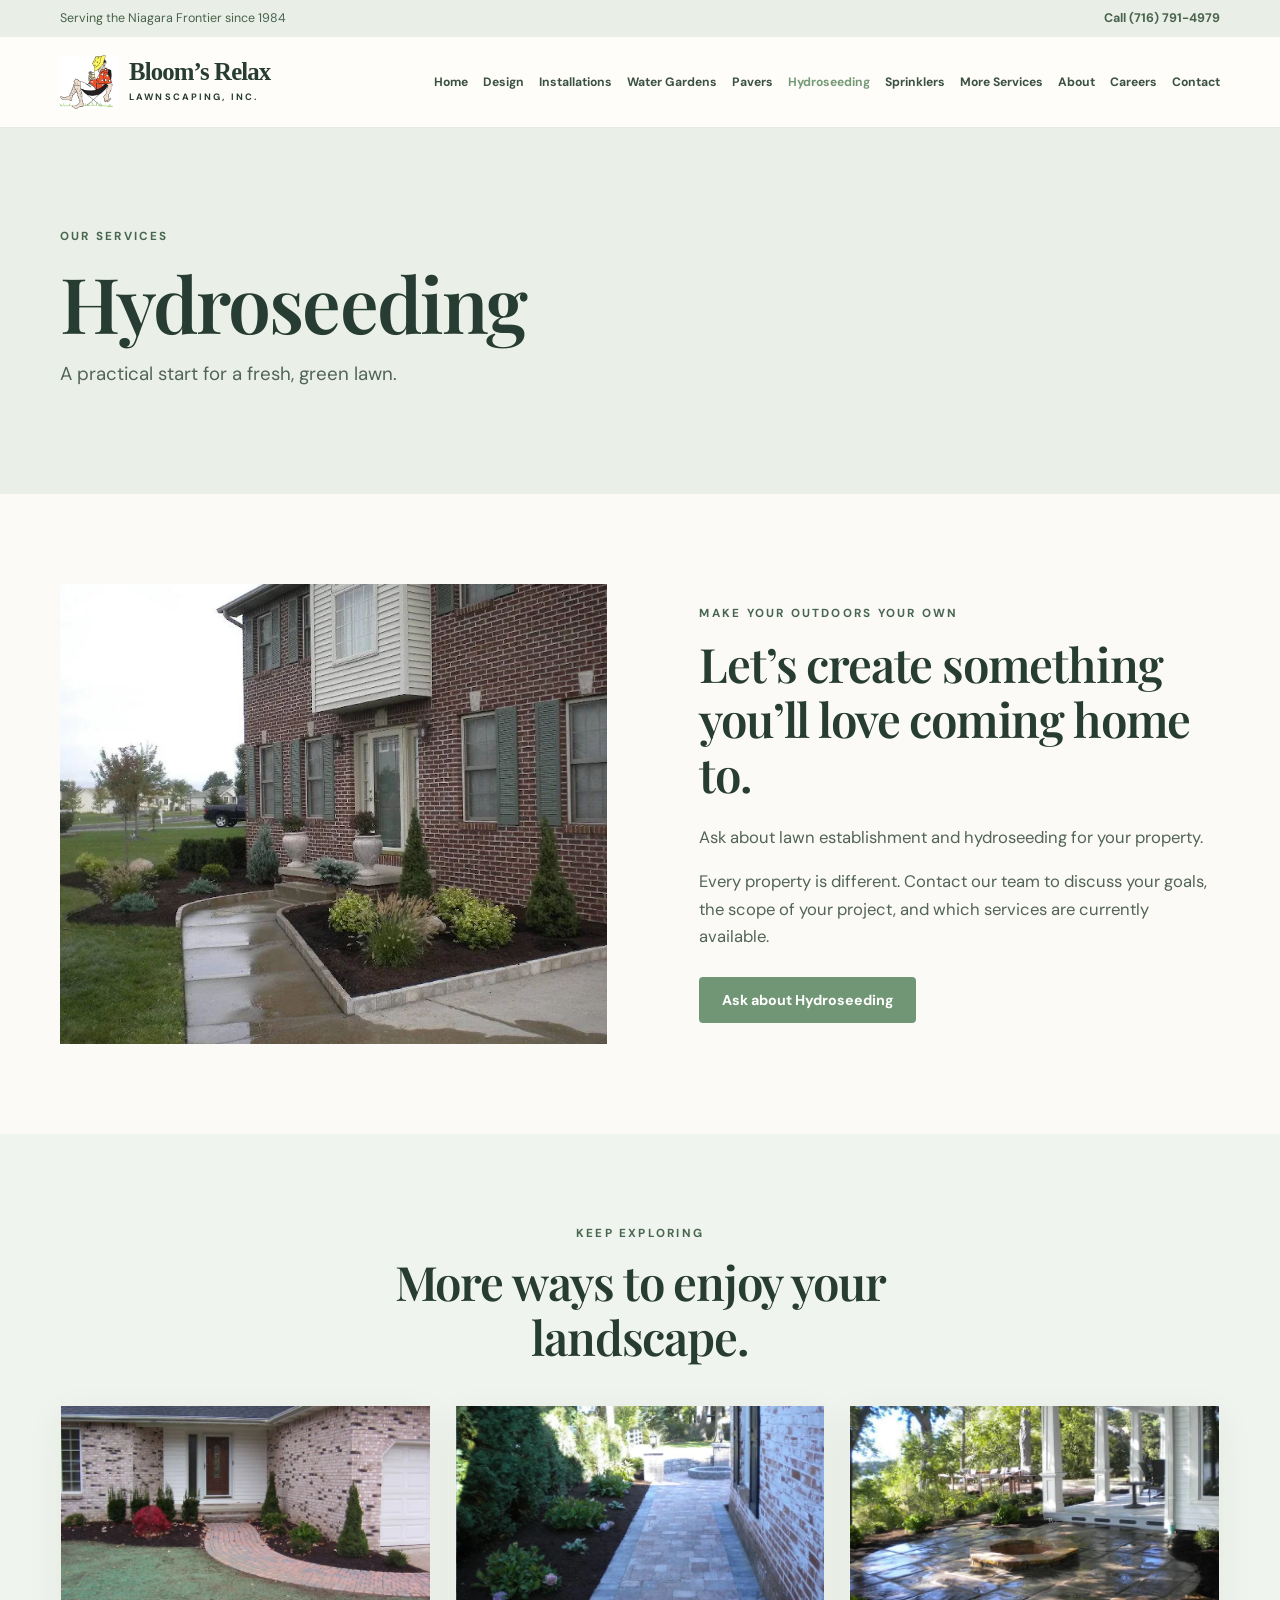
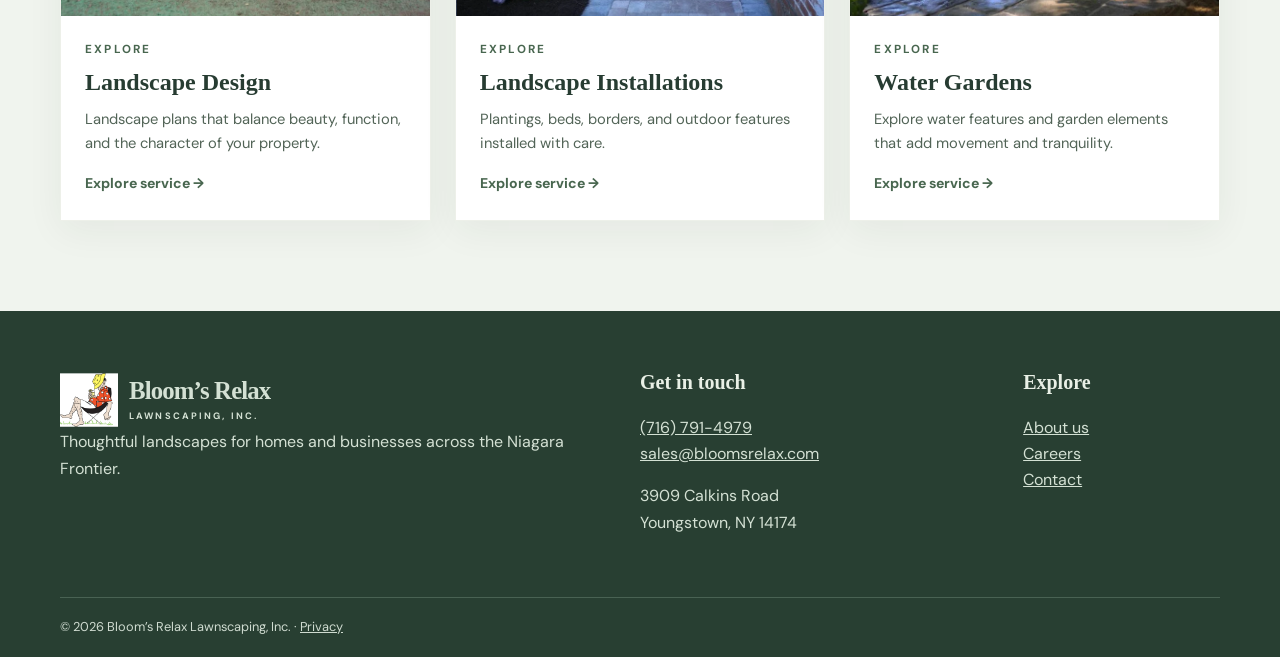
<file: hydroseeding.html>
<!doctype html><html lang="en"><head><meta charset="utf-8"><meta name="viewport" content="width=device-width,initial-scale=1"><meta name="description" content="Landscaping services in Youngstown and the Niagara Frontier, New York."><title>Hydroseeding | Bloom’s Relax Lawnscaping</title><link rel="icon" href="assets/favicon.svg" type="image/svg+xml"><link rel="stylesheet" href="assets/styles.css"></head><body><a class="skip" href="#main">Skip to content</a><div class="topbar"><div class="container topbar-inner"><span>Serving the Niagara Frontier since 1984</span><a href="tel:+17167914979">Call (716) 791-4979</a></div></div><header class="site-header"><div class="container header-inner"><a class="brand" href="index.html" aria-label="Bloom's Relax home"><img class="brand-logo" src="assets/photos/logo.webp" alt="" aria-hidden="true"><span><strong>Bloom’s Relax</strong><small>LAWNSCAPING, INC.</small></span></a><button class="menu-toggle" type="button" aria-expanded="false" aria-controls="site-nav">Menu <span aria-hidden="true">☰</span></button><nav id="site-nav" aria-label="Main navigation"><a href="index.html">Home</a><a href="landscape-design.html">Design</a><a href="landscape-installations.html">Installations</a><a href="water-gardens.html">Water Gardens</a><a href="brick-work-pavers.html">Pavers</a><a href="hydroseeding.html" aria-current="page">Hydroseeding</a><a href="sprinklers.html">Sprinklers</a><a href="other-services.html">More Services</a><a href="about.html">About</a><a href="careers.html">Careers</a><a href="contact.html">Contact</a></nav></div></header><main id="main"><section class="page-hero"><div class="container"><span class="eyebrow">OUR SERVICES</span><h1>Hydroseeding</h1><p>A practical start for a fresh, green lawn.</p></div></section><section class="section"><div class="container feature-grid"><div class="feature-image" style="background-image:url('assets/photos/front-landscape.webp')" role="img" aria-label="Landscape inspiration"></div><div class="feature-copy"><span class="eyebrow">MAKE YOUR OUTDOORS YOUR OWN</span><h2>Let’s create something you’ll love coming home to.</h2><p>Ask about lawn establishment and hydroseeding for your property.</p><p>Every property is different. Contact our team to discuss your goals, the scope of your project, and which services are currently available.</p><a class="btn btn-primary" href="contact.html">Ask about Hydroseeding</a></div></div></section><section class="section soft"><div class="container"><div class="section-heading"><span class="eyebrow">KEEP EXPLORING</span><h2>More ways to enjoy your landscape.</h2></div><div class="cards three"><a class="service-card" href="landscape-design.html"><div class="card-image" style="background-image:url('assets/photos/front-walk.webp')"></div><div class="card-body"><span class="eyebrow">EXPLORE</span><h3>Landscape Design</h3><p>Landscape plans that balance beauty, function, and the character of your property.</p><span class="text-link">Explore service <span aria-hidden="true">→</span></span></div></a><a class="service-card" href="landscape-installations.html"><div class="card-image" style="background-image:url('assets/photos/walkway.webp')"></div><div class="card-body"><span class="eyebrow">EXPLORE</span><h3>Landscape Installations</h3><p>Plantings, beds, borders, and outdoor features installed with care.</p><span class="text-link">Explore service <span aria-hidden="true">→</span></span></div></a><a class="service-card" href="water-gardens.html"><div class="card-image" style="background-image:url('assets/photos/patio.webp')"></div><div class="card-body"><span class="eyebrow">EXPLORE</span><h3>Water Gardens</h3><p>Explore water features and garden elements that add movement and tranquility.</p><span class="text-link">Explore service <span aria-hidden="true">→</span></span></div></a></div></div></section></main><footer class="site-footer"><div class="container footer-grid"><div><a class="brand footer-brand" href="index.html"><img class="brand-logo" src="assets/photos/logo.webp" alt="" aria-hidden="true"><span><strong>Bloom’s Relax</strong><small>LAWNSCAPING, INC.</small></span></a><p>Thoughtful landscapes for homes and businesses across the Niagara Frontier.</p></div><div><h3>Get in touch</h3><p><a href="tel:+17167914979">(716) 791-4979</a><br><a href="mailto:sales@bloomsrelax.com">sales@bloomsrelax.com</a></p><p>3909 Calkins Road<br>Youngstown, NY 14174</p></div><div><h3>Explore</h3><p><a href="about.html">About us</a><br><a href="careers.html">Careers</a><br><a href="contact.html">Contact</a></p></div></div><div class="container footer-bottom">© <span id="year">2026</span> Bloom’s Relax Lawnscaping, Inc. · <a href="privacy.html">Privacy</a></div></footer><script src="assets/main.js" defer></script></body></html>
</file>
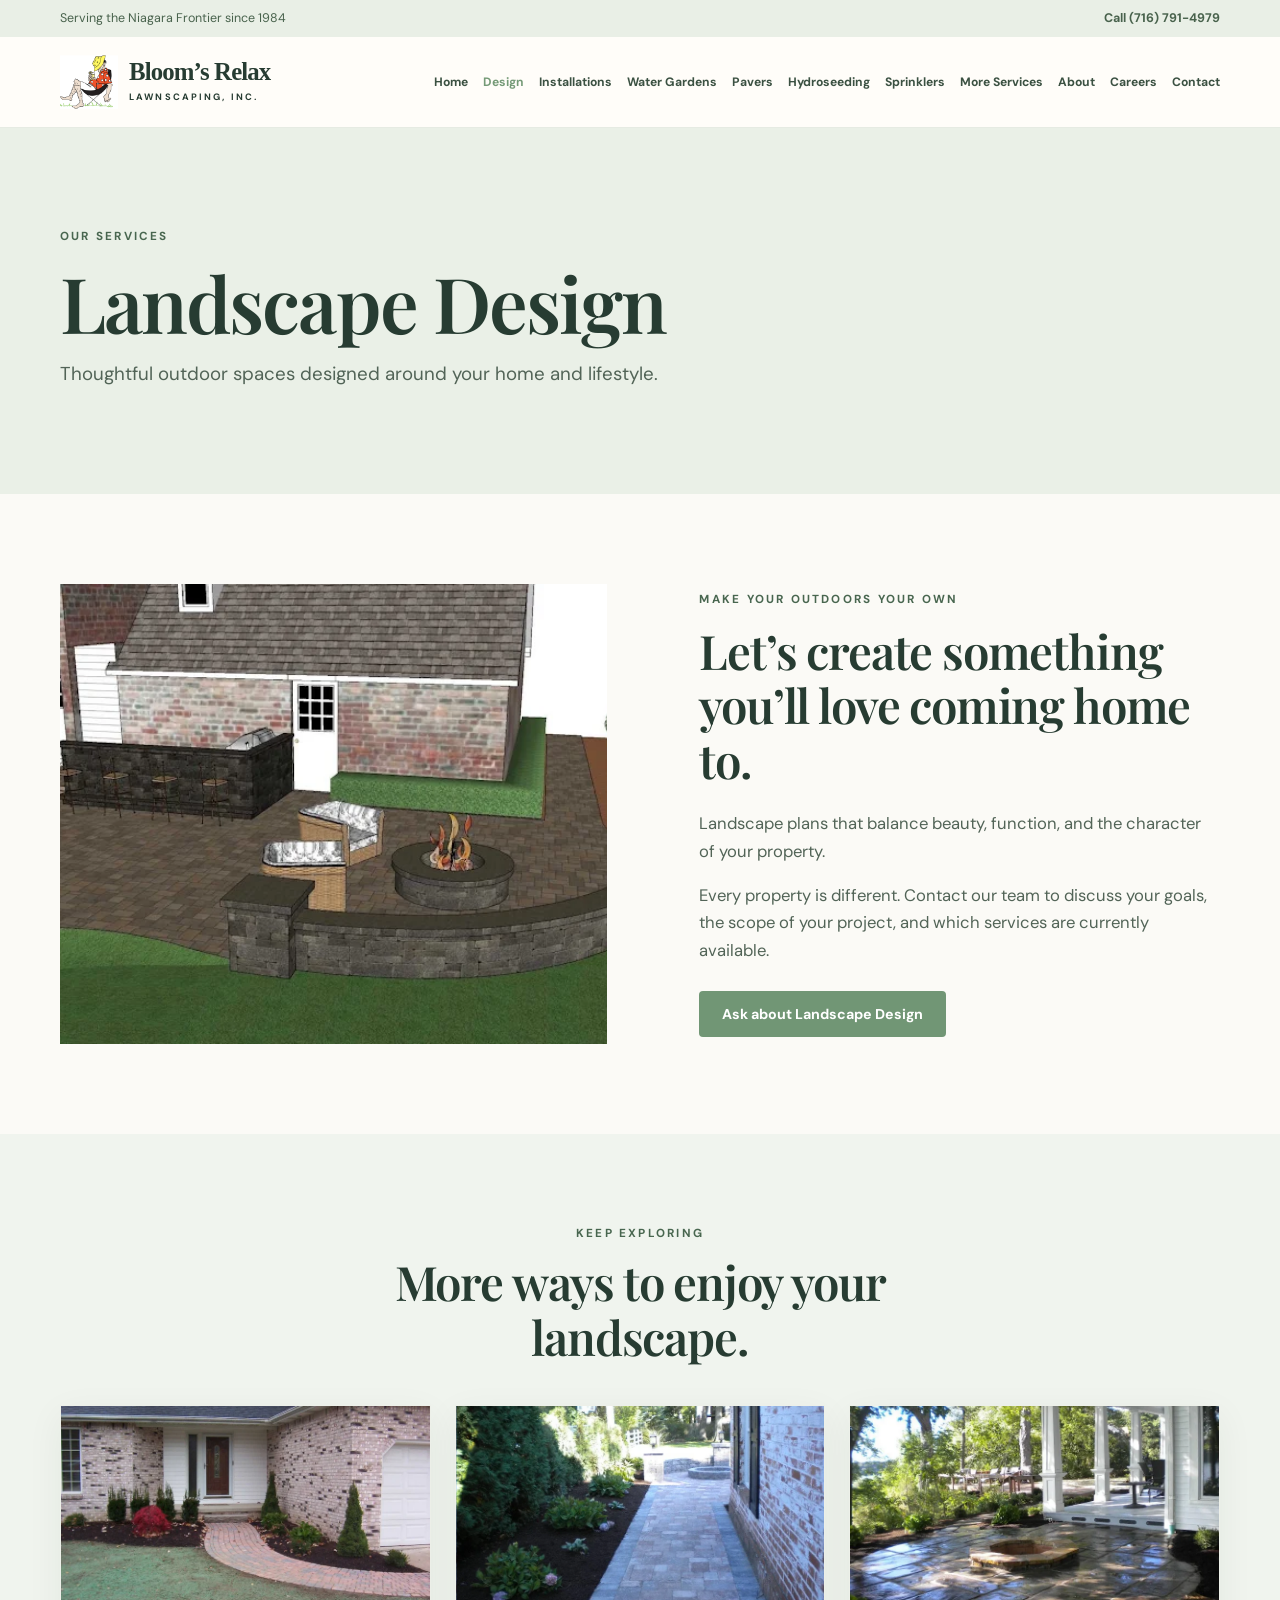
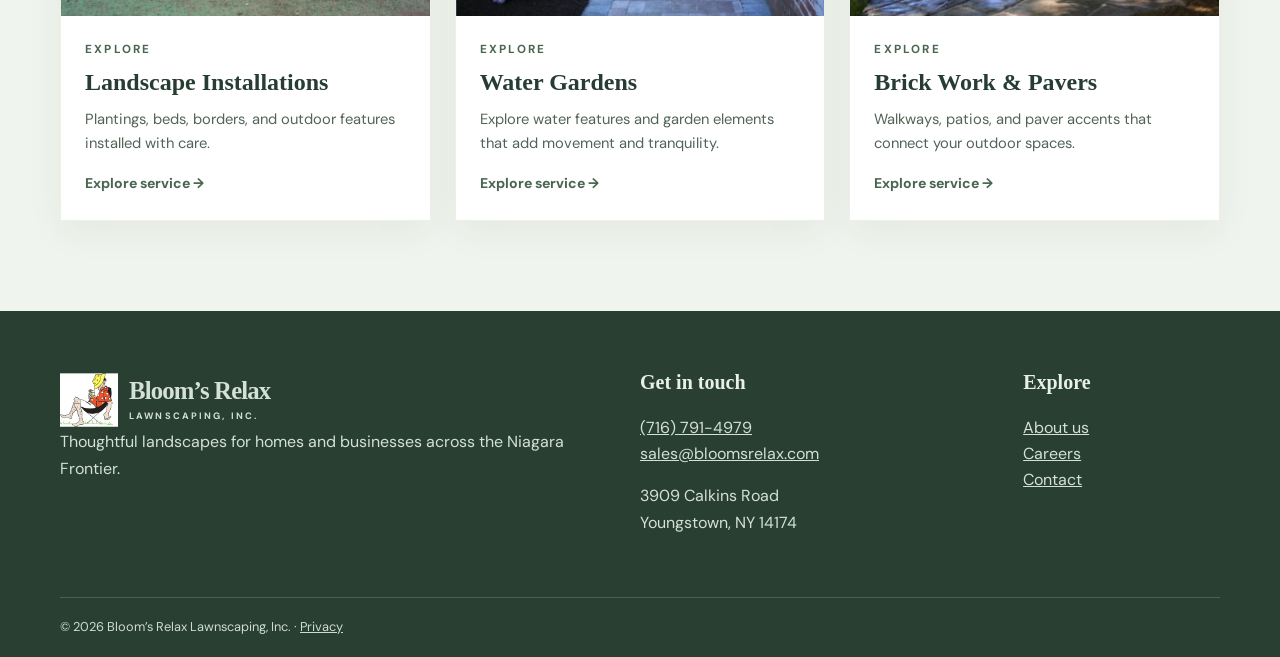
<file: landscape-design.html>
<!doctype html><html lang="en"><head><meta charset="utf-8"><meta name="viewport" content="width=device-width,initial-scale=1"><meta name="description" content="Landscaping services in Youngstown and the Niagara Frontier, New York."><title>Landscape Design | Bloom’s Relax Lawnscaping</title><link rel="icon" href="assets/favicon.svg" type="image/svg+xml"><link rel="stylesheet" href="assets/styles.css"></head><body><a class="skip" href="#main">Skip to content</a><div class="topbar"><div class="container topbar-inner"><span>Serving the Niagara Frontier since 1984</span><a href="tel:+17167914979">Call (716) 791-4979</a></div></div><header class="site-header"><div class="container header-inner"><a class="brand" href="index.html" aria-label="Bloom's Relax home"><img class="brand-logo" src="assets/photos/logo.webp" alt="" aria-hidden="true"><span><strong>Bloom’s Relax</strong><small>LAWNSCAPING, INC.</small></span></a><button class="menu-toggle" type="button" aria-expanded="false" aria-controls="site-nav">Menu <span aria-hidden="true">☰</span></button><nav id="site-nav" aria-label="Main navigation"><a href="index.html">Home</a><a href="landscape-design.html" aria-current="page">Design</a><a href="landscape-installations.html">Installations</a><a href="water-gardens.html">Water Gardens</a><a href="brick-work-pavers.html">Pavers</a><a href="hydroseeding.html">Hydroseeding</a><a href="sprinklers.html">Sprinklers</a><a href="other-services.html">More Services</a><a href="about.html">About</a><a href="careers.html">Careers</a><a href="contact.html">Contact</a></nav></div></header><main id="main"><section class="page-hero"><div class="container"><span class="eyebrow">OUR SERVICES</span><h1>Landscape Design</h1><p>Thoughtful outdoor spaces designed around your home and lifestyle.</p></div></section><section class="section"><div class="container feature-grid"><div class="feature-image" style="background-image:url('assets/photos/design.webp')" role="img" aria-label="Landscape inspiration"></div><div class="feature-copy"><span class="eyebrow">MAKE YOUR OUTDOORS YOUR OWN</span><h2>Let’s create something you’ll love coming home to.</h2><p>Landscape plans that balance beauty, function, and the character of your property.</p><p>Every property is different. Contact our team to discuss your goals, the scope of your project, and which services are currently available.</p><a class="btn btn-primary" href="contact.html">Ask about Landscape Design</a></div></div></section><section class="section soft"><div class="container"><div class="section-heading"><span class="eyebrow">KEEP EXPLORING</span><h2>More ways to enjoy your landscape.</h2></div><div class="cards three"><a class="service-card" href="landscape-installations.html"><div class="card-image" style="background-image:url('assets/photos/front-walk.webp')"></div><div class="card-body"><span class="eyebrow">EXPLORE</span><h3>Landscape Installations</h3><p>Plantings, beds, borders, and outdoor features installed with care.</p><span class="text-link">Explore service <span aria-hidden="true">→</span></span></div></a><a class="service-card" href="water-gardens.html"><div class="card-image" style="background-image:url('assets/photos/walkway.webp')"></div><div class="card-body"><span class="eyebrow">EXPLORE</span><h3>Water Gardens</h3><p>Explore water features and garden elements that add movement and tranquility.</p><span class="text-link">Explore service <span aria-hidden="true">→</span></span></div></a><a class="service-card" href="brick-work-pavers.html"><div class="card-image" style="background-image:url('assets/photos/patio.webp')"></div><div class="card-body"><span class="eyebrow">EXPLORE</span><h3>Brick Work &amp; Pavers</h3><p>Walkways, patios, and paver accents that connect your outdoor spaces.</p><span class="text-link">Explore service <span aria-hidden="true">→</span></span></div></a></div></div></section></main><footer class="site-footer"><div class="container footer-grid"><div><a class="brand footer-brand" href="index.html"><img class="brand-logo" src="assets/photos/logo.webp" alt="" aria-hidden="true"><span><strong>Bloom’s Relax</strong><small>LAWNSCAPING, INC.</small></span></a><p>Thoughtful landscapes for homes and businesses across the Niagara Frontier.</p></div><div><h3>Get in touch</h3><p><a href="tel:+17167914979">(716) 791-4979</a><br><a href="mailto:sales@bloomsrelax.com">sales@bloomsrelax.com</a></p><p>3909 Calkins Road<br>Youngstown, NY 14174</p></div><div><h3>Explore</h3><p><a href="about.html">About us</a><br><a href="careers.html">Careers</a><br><a href="contact.html">Contact</a></p></div></div><div class="container footer-bottom">© <span id="year">2026</span> Bloom’s Relax Lawnscaping, Inc. · <a href="privacy.html">Privacy</a></div></footer><script src="assets/main.js" defer></script></body></html>
</file>
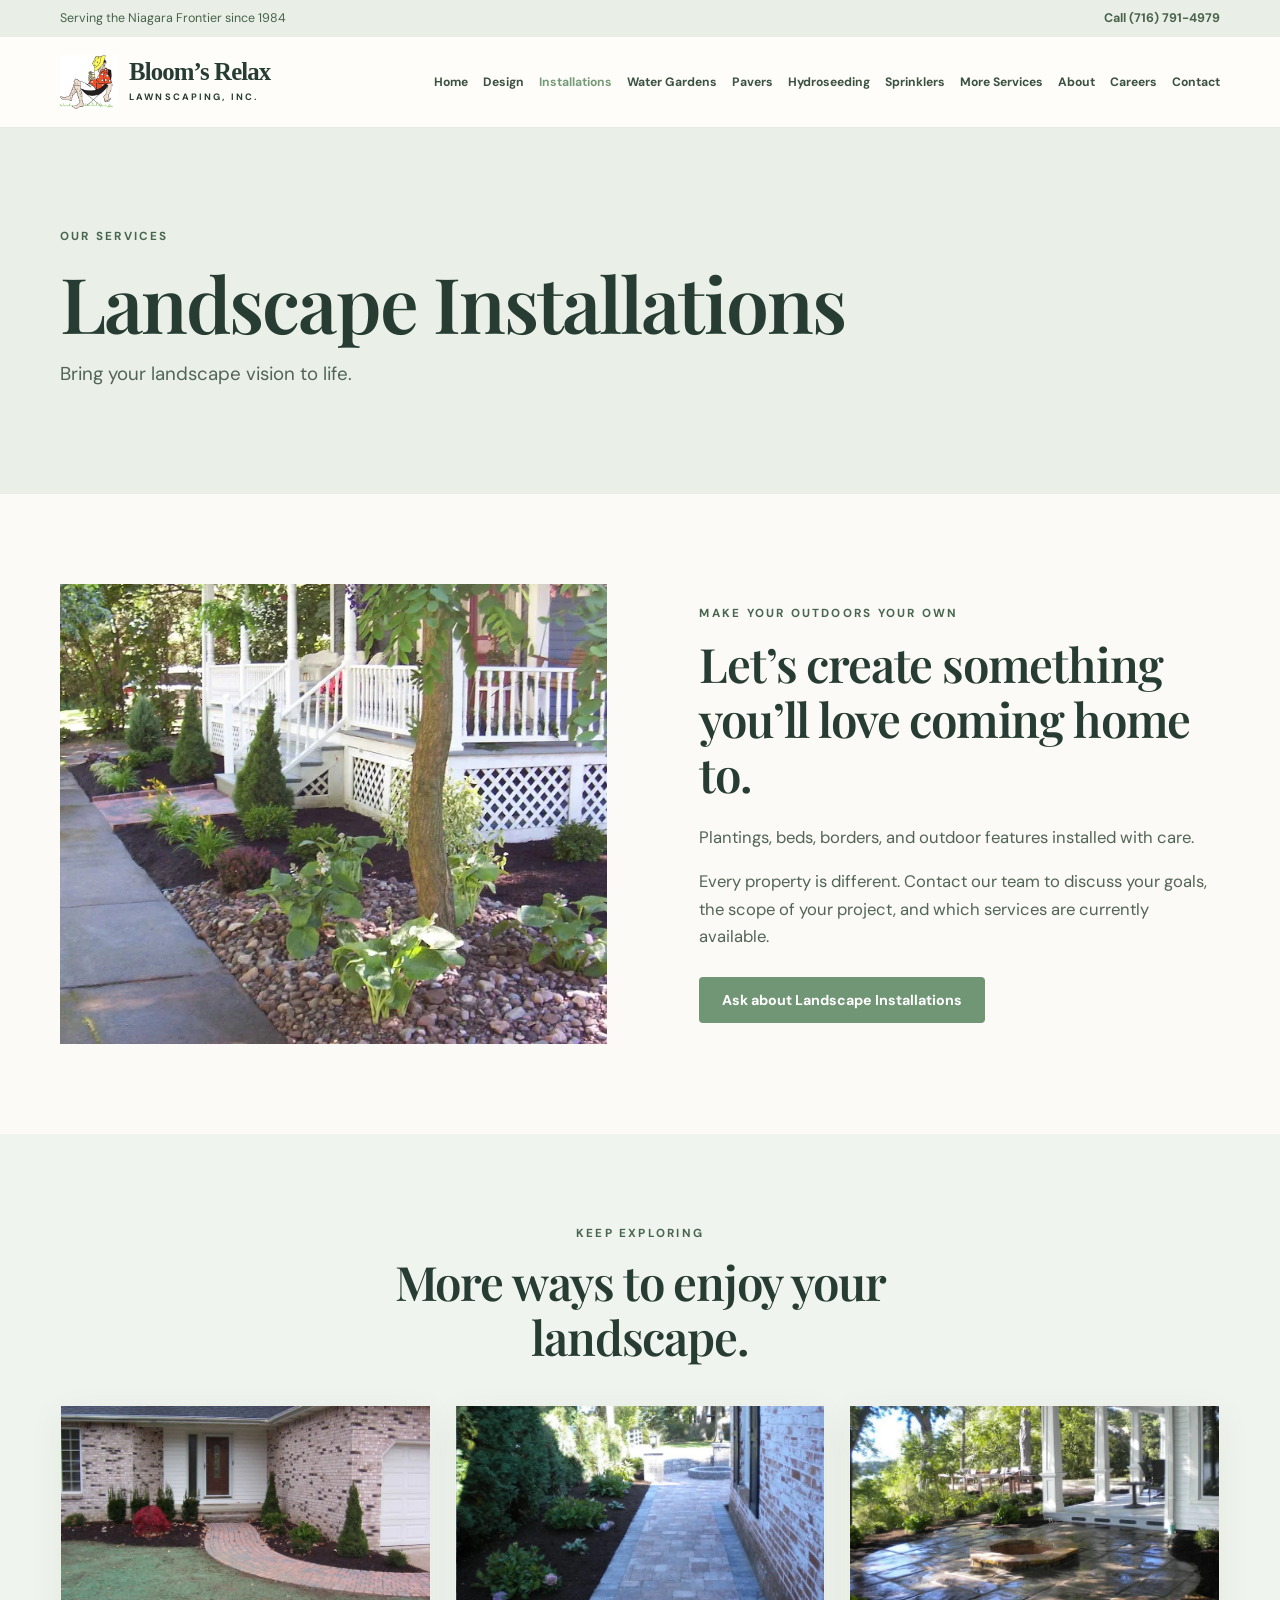
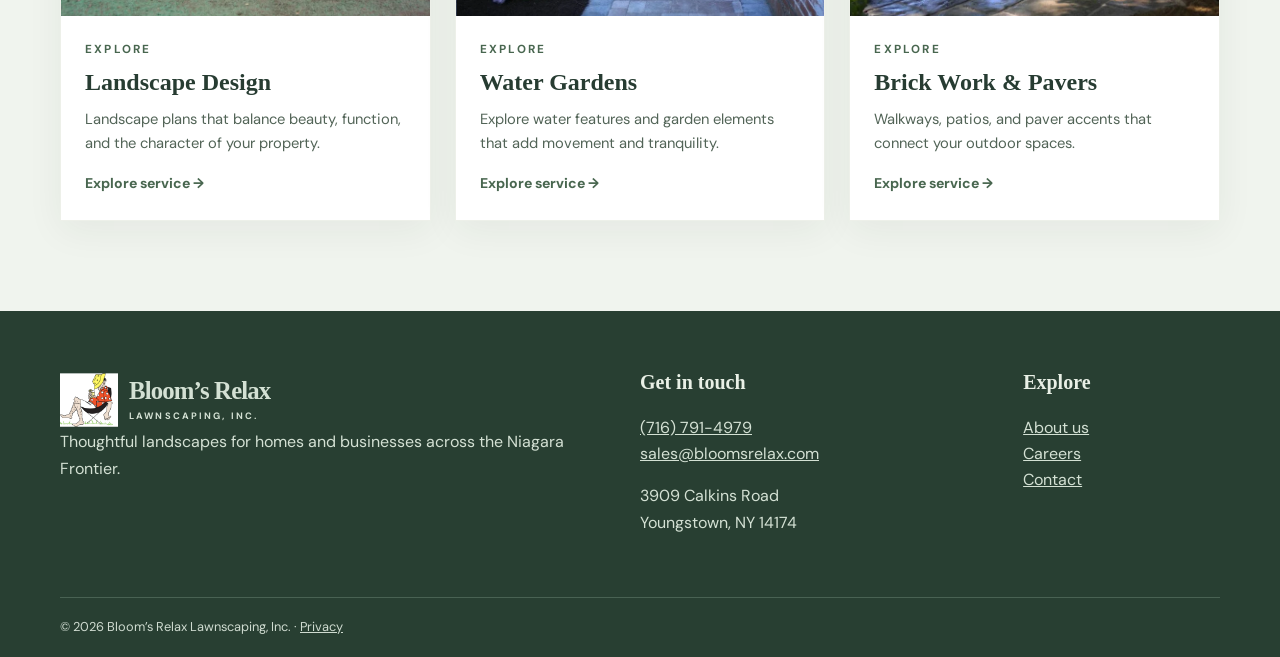
<file: landscape-installations.html>
<!doctype html><html lang="en"><head><meta charset="utf-8"><meta name="viewport" content="width=device-width,initial-scale=1"><meta name="description" content="Landscaping services in Youngstown and the Niagara Frontier, New York."><title>Landscape Installations | Bloom’s Relax Lawnscaping</title><link rel="icon" href="assets/favicon.svg" type="image/svg+xml"><link rel="stylesheet" href="assets/styles.css"></head><body><a class="skip" href="#main">Skip to content</a><div class="topbar"><div class="container topbar-inner"><span>Serving the Niagara Frontier since 1984</span><a href="tel:+17167914979">Call (716) 791-4979</a></div></div><header class="site-header"><div class="container header-inner"><a class="brand" href="index.html" aria-label="Bloom's Relax home"><img class="brand-logo" src="assets/photos/logo.webp" alt="" aria-hidden="true"><span><strong>Bloom’s Relax</strong><small>LAWNSCAPING, INC.</small></span></a><button class="menu-toggle" type="button" aria-expanded="false" aria-controls="site-nav">Menu <span aria-hidden="true">☰</span></button><nav id="site-nav" aria-label="Main navigation"><a href="index.html">Home</a><a href="landscape-design.html">Design</a><a href="landscape-installations.html" aria-current="page">Installations</a><a href="water-gardens.html">Water Gardens</a><a href="brick-work-pavers.html">Pavers</a><a href="hydroseeding.html">Hydroseeding</a><a href="sprinklers.html">Sprinklers</a><a href="other-services.html">More Services</a><a href="about.html">About</a><a href="careers.html">Careers</a><a href="contact.html">Contact</a></nav></div></header><main id="main"><section class="page-hero"><div class="container"><span class="eyebrow">OUR SERVICES</span><h1>Landscape Installations</h1><p>Bring your landscape vision to life.</p></div></section><section class="section"><div class="container feature-grid"><div class="feature-image" style="background-image:url('assets/photos/garden.webp')" role="img" aria-label="Landscape inspiration"></div><div class="feature-copy"><span class="eyebrow">MAKE YOUR OUTDOORS YOUR OWN</span><h2>Let’s create something you’ll love coming home to.</h2><p>Plantings, beds, borders, and outdoor features installed with care.</p><p>Every property is different. Contact our team to discuss your goals, the scope of your project, and which services are currently available.</p><a class="btn btn-primary" href="contact.html">Ask about Landscape Installations</a></div></div></section><section class="section soft"><div class="container"><div class="section-heading"><span class="eyebrow">KEEP EXPLORING</span><h2>More ways to enjoy your landscape.</h2></div><div class="cards three"><a class="service-card" href="landscape-design.html"><div class="card-image" style="background-image:url('assets/photos/front-walk.webp')"></div><div class="card-body"><span class="eyebrow">EXPLORE</span><h3>Landscape Design</h3><p>Landscape plans that balance beauty, function, and the character of your property.</p><span class="text-link">Explore service <span aria-hidden="true">→</span></span></div></a><a class="service-card" href="water-gardens.html"><div class="card-image" style="background-image:url('assets/photos/walkway.webp')"></div><div class="card-body"><span class="eyebrow">EXPLORE</span><h3>Water Gardens</h3><p>Explore water features and garden elements that add movement and tranquility.</p><span class="text-link">Explore service <span aria-hidden="true">→</span></span></div></a><a class="service-card" href="brick-work-pavers.html"><div class="card-image" style="background-image:url('assets/photos/patio.webp')"></div><div class="card-body"><span class="eyebrow">EXPLORE</span><h3>Brick Work &amp; Pavers</h3><p>Walkways, patios, and paver accents that connect your outdoor spaces.</p><span class="text-link">Explore service <span aria-hidden="true">→</span></span></div></a></div></div></section></main><footer class="site-footer"><div class="container footer-grid"><div><a class="brand footer-brand" href="index.html"><img class="brand-logo" src="assets/photos/logo.webp" alt="" aria-hidden="true"><span><strong>Bloom’s Relax</strong><small>LAWNSCAPING, INC.</small></span></a><p>Thoughtful landscapes for homes and businesses across the Niagara Frontier.</p></div><div><h3>Get in touch</h3><p><a href="tel:+17167914979">(716) 791-4979</a><br><a href="mailto:sales@bloomsrelax.com">sales@bloomsrelax.com</a></p><p>3909 Calkins Road<br>Youngstown, NY 14174</p></div><div><h3>Explore</h3><p><a href="about.html">About us</a><br><a href="careers.html">Careers</a><br><a href="contact.html">Contact</a></p></div></div><div class="container footer-bottom">© <span id="year">2026</span> Bloom’s Relax Lawnscaping, Inc. · <a href="privacy.html">Privacy</a></div></footer><script src="assets/main.js" defer></script></body></html>
</file>
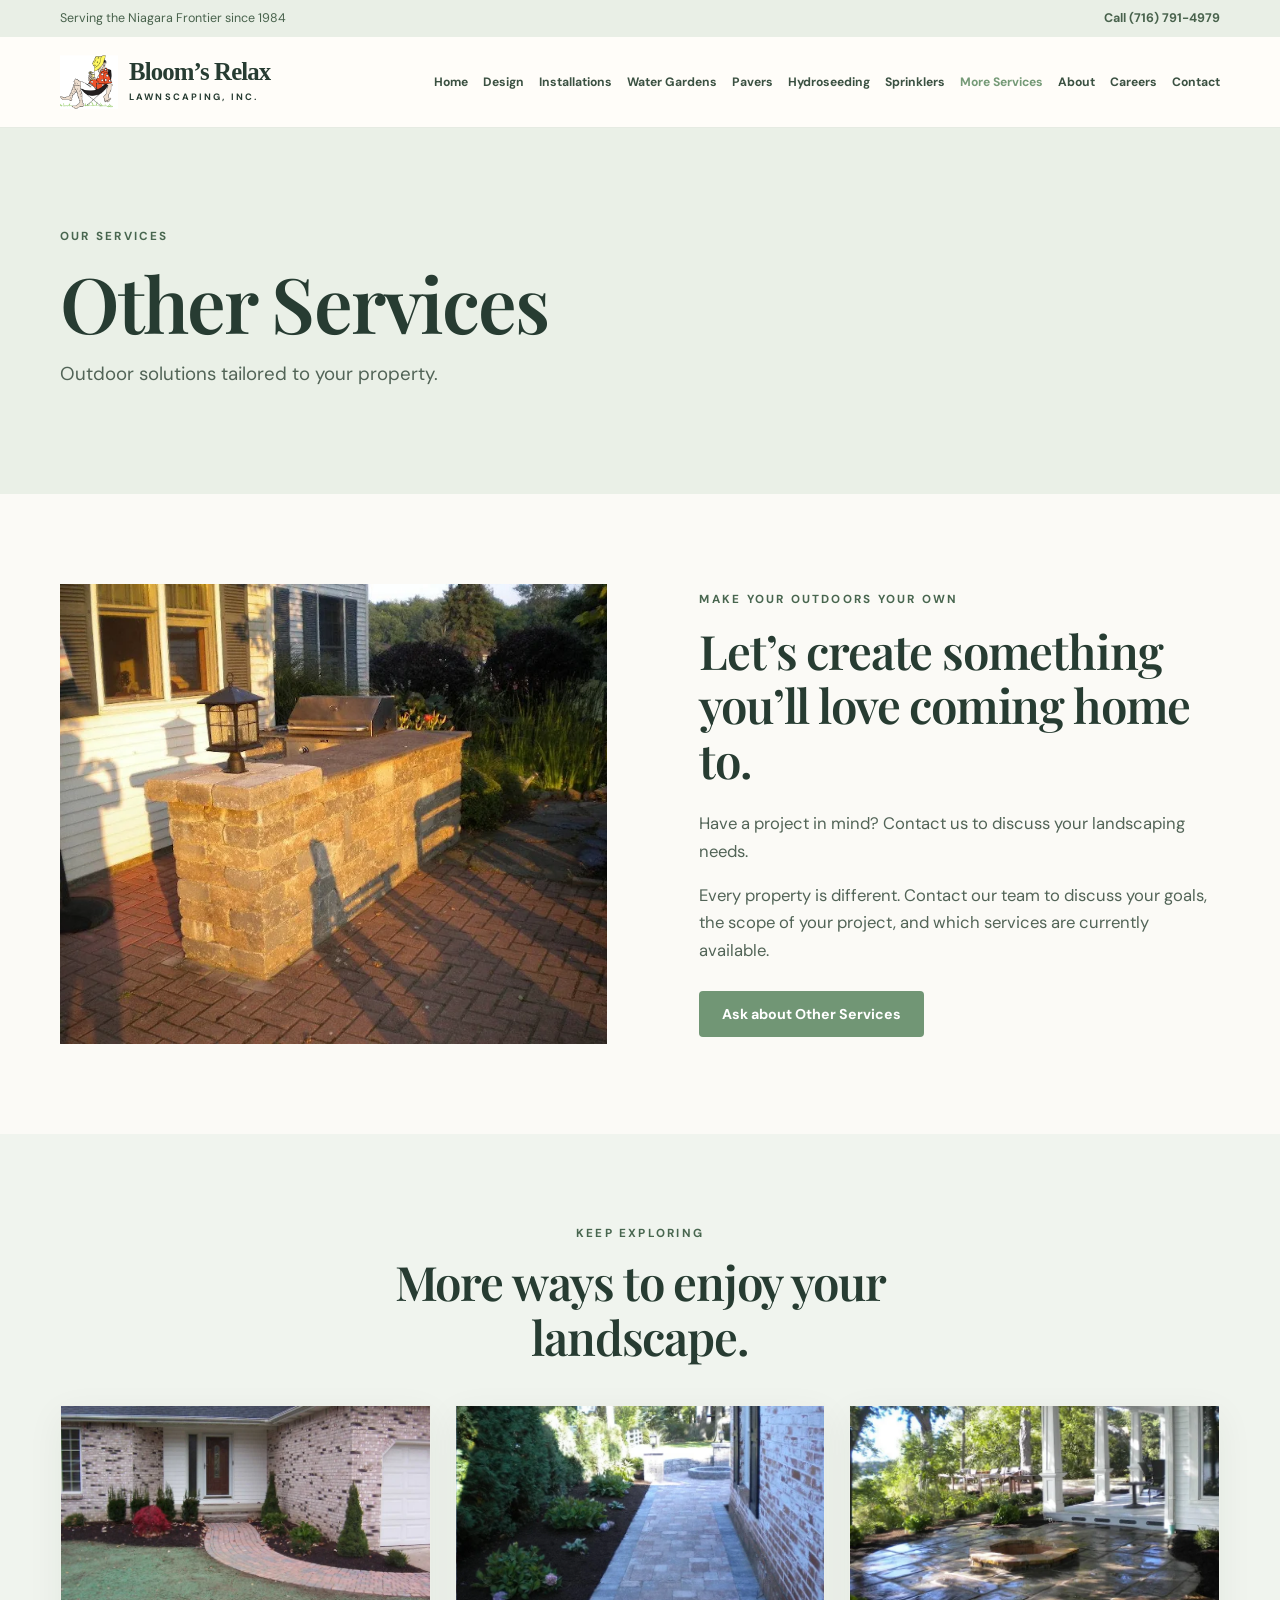
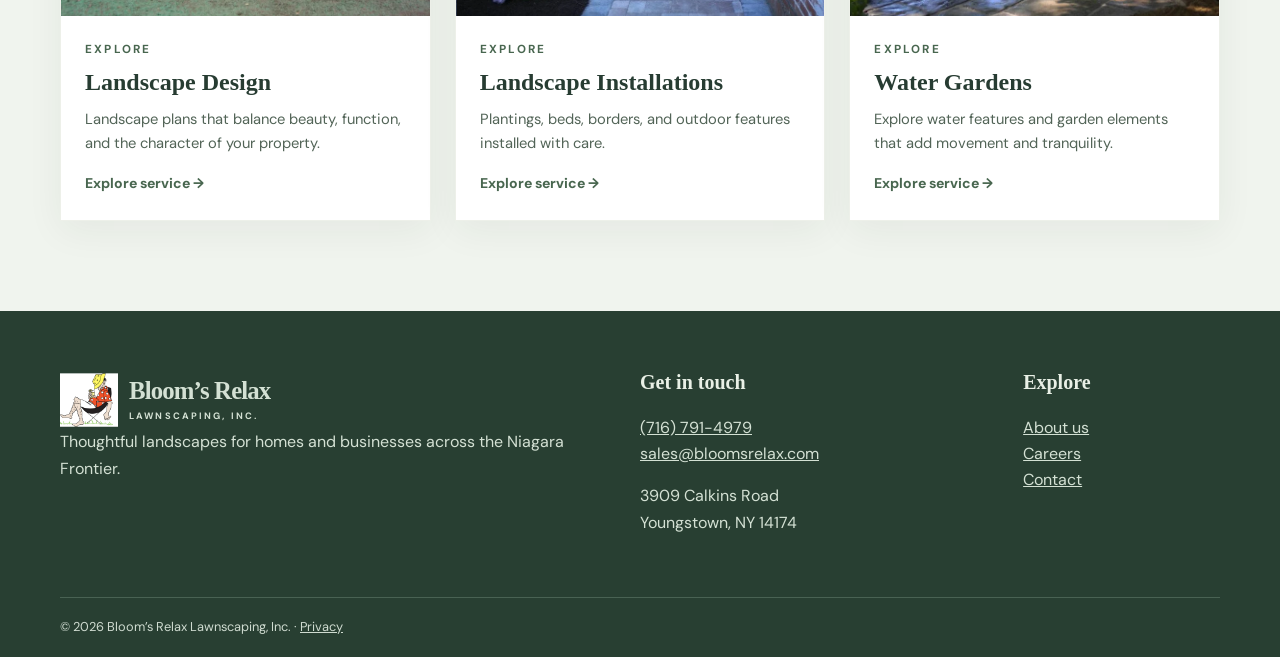
<file: other-services.html>
<!doctype html><html lang="en"><head><meta charset="utf-8"><meta name="viewport" content="width=device-width,initial-scale=1"><meta name="description" content="Landscaping services in Youngstown and the Niagara Frontier, New York."><title>Other Services | Bloom’s Relax Lawnscaping</title><link rel="icon" href="assets/favicon.svg" type="image/svg+xml"><link rel="stylesheet" href="assets/styles.css"></head><body><a class="skip" href="#main">Skip to content</a><div class="topbar"><div class="container topbar-inner"><span>Serving the Niagara Frontier since 1984</span><a href="tel:+17167914979">Call (716) 791-4979</a></div></div><header class="site-header"><div class="container header-inner"><a class="brand" href="index.html" aria-label="Bloom's Relax home"><img class="brand-logo" src="assets/photos/logo.webp" alt="" aria-hidden="true"><span><strong>Bloom’s Relax</strong><small>LAWNSCAPING, INC.</small></span></a><button class="menu-toggle" type="button" aria-expanded="false" aria-controls="site-nav">Menu <span aria-hidden="true">☰</span></button><nav id="site-nav" aria-label="Main navigation"><a href="index.html">Home</a><a href="landscape-design.html">Design</a><a href="landscape-installations.html">Installations</a><a href="water-gardens.html">Water Gardens</a><a href="brick-work-pavers.html">Pavers</a><a href="hydroseeding.html">Hydroseeding</a><a href="sprinklers.html">Sprinklers</a><a href="other-services.html" aria-current="page">More Services</a><a href="about.html">About</a><a href="careers.html">Careers</a><a href="contact.html">Contact</a></nav></div></header><main id="main"><section class="page-hero"><div class="container"><span class="eyebrow">OUR SERVICES</span><h1>Other Services</h1><p>Outdoor solutions tailored to your property.</p></div></section><section class="section"><div class="container feature-grid"><div class="feature-image" style="background-image:url('assets/photos/outdoor-kitchen.webp')" role="img" aria-label="Landscape inspiration"></div><div class="feature-copy"><span class="eyebrow">MAKE YOUR OUTDOORS YOUR OWN</span><h2>Let’s create something you’ll love coming home to.</h2><p>Have a project in mind? Contact us to discuss your landscaping needs.</p><p>Every property is different. Contact our team to discuss your goals, the scope of your project, and which services are currently available.</p><a class="btn btn-primary" href="contact.html">Ask about Other Services</a></div></div></section><section class="section soft"><div class="container"><div class="section-heading"><span class="eyebrow">KEEP EXPLORING</span><h2>More ways to enjoy your landscape.</h2></div><div class="cards three"><a class="service-card" href="landscape-design.html"><div class="card-image" style="background-image:url('assets/photos/front-walk.webp')"></div><div class="card-body"><span class="eyebrow">EXPLORE</span><h3>Landscape Design</h3><p>Landscape plans that balance beauty, function, and the character of your property.</p><span class="text-link">Explore service <span aria-hidden="true">→</span></span></div></a><a class="service-card" href="landscape-installations.html"><div class="card-image" style="background-image:url('assets/photos/walkway.webp')"></div><div class="card-body"><span class="eyebrow">EXPLORE</span><h3>Landscape Installations</h3><p>Plantings, beds, borders, and outdoor features installed with care.</p><span class="text-link">Explore service <span aria-hidden="true">→</span></span></div></a><a class="service-card" href="water-gardens.html"><div class="card-image" style="background-image:url('assets/photos/patio.webp')"></div><div class="card-body"><span class="eyebrow">EXPLORE</span><h3>Water Gardens</h3><p>Explore water features and garden elements that add movement and tranquility.</p><span class="text-link">Explore service <span aria-hidden="true">→</span></span></div></a></div></div></section></main><footer class="site-footer"><div class="container footer-grid"><div><a class="brand footer-brand" href="index.html"><img class="brand-logo" src="assets/photos/logo.webp" alt="" aria-hidden="true"><span><strong>Bloom’s Relax</strong><small>LAWNSCAPING, INC.</small></span></a><p>Thoughtful landscapes for homes and businesses across the Niagara Frontier.</p></div><div><h3>Get in touch</h3><p><a href="tel:+17167914979">(716) 791-4979</a><br><a href="mailto:sales@bloomsrelax.com">sales@bloomsrelax.com</a></p><p>3909 Calkins Road<br>Youngstown, NY 14174</p></div><div><h3>Explore</h3><p><a href="about.html">About us</a><br><a href="careers.html">Careers</a><br><a href="contact.html">Contact</a></p></div></div><div class="container footer-bottom">© <span id="year">2026</span> Bloom’s Relax Lawnscaping, Inc. · <a href="privacy.html">Privacy</a></div></footer><script src="assets/main.js" defer></script></body></html>
</file>
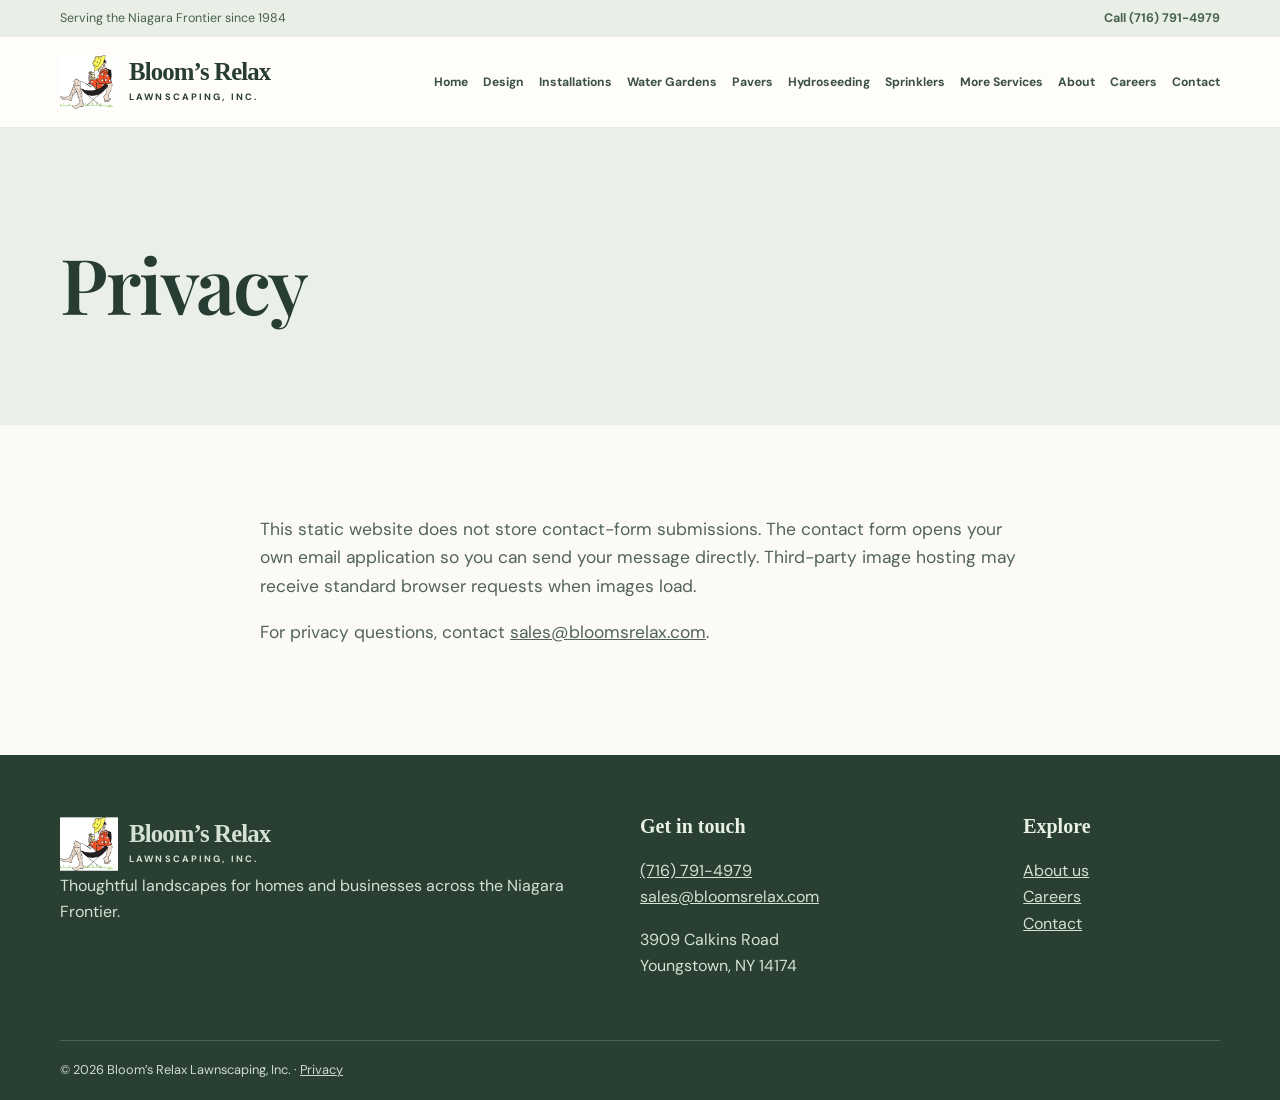
<file: privacy.html>
<!doctype html><html lang="en"><head><meta charset="utf-8"><meta name="viewport" content="width=device-width,initial-scale=1"><meta name="description" content="Landscaping services in Youngstown and the Niagara Frontier, New York."><title>Privacy | Bloom’s Relax Lawnscaping</title><link rel="icon" href="assets/favicon.svg" type="image/svg+xml"><link rel="stylesheet" href="assets/styles.css"></head><body><a class="skip" href="#main">Skip to content</a><div class="topbar"><div class="container topbar-inner"><span>Serving the Niagara Frontier since 1984</span><a href="tel:+17167914979">Call (716) 791-4979</a></div></div><header class="site-header"><div class="container header-inner"><a class="brand" href="index.html" aria-label="Bloom's Relax home"><img class="brand-logo" src="assets/photos/logo.webp" alt="" aria-hidden="true"><span><strong>Bloom’s Relax</strong><small>LAWNSCAPING, INC.</small></span></a><button class="menu-toggle" type="button" aria-expanded="false" aria-controls="site-nav">Menu <span aria-hidden="true">☰</span></button><nav id="site-nav" aria-label="Main navigation"><a href="index.html">Home</a><a href="landscape-design.html">Design</a><a href="landscape-installations.html">Installations</a><a href="water-gardens.html">Water Gardens</a><a href="brick-work-pavers.html">Pavers</a><a href="hydroseeding.html">Hydroseeding</a><a href="sprinklers.html">Sprinklers</a><a href="other-services.html">More Services</a><a href="about.html">About</a><a href="careers.html">Careers</a><a href="contact.html">Contact</a></nav></div></header><main id="main"><section class="page-hero"><div class="container"><h1>Privacy</h1></div></section><section class="section"><div class="container narrow"><p>This static website does not store contact-form submissions. The contact form opens your own email application so you can send your message directly. Third-party image hosting may receive standard browser requests when images load.</p><p>For privacy questions, contact <a href="mailto:sales@bloomsrelax.com">sales@bloomsrelax.com</a>.</p></div></section></main><footer class="site-footer"><div class="container footer-grid"><div><a class="brand footer-brand" href="index.html"><img class="brand-logo" src="assets/photos/logo.webp" alt="" aria-hidden="true"><span><strong>Bloom’s Relax</strong><small>LAWNSCAPING, INC.</small></span></a><p>Thoughtful landscapes for homes and businesses across the Niagara Frontier.</p></div><div><h3>Get in touch</h3><p><a href="tel:+17167914979">(716) 791-4979</a><br><a href="mailto:sales@bloomsrelax.com">sales@bloomsrelax.com</a></p><p>3909 Calkins Road<br>Youngstown, NY 14174</p></div><div><h3>Explore</h3><p><a href="about.html">About us</a><br><a href="careers.html">Careers</a><br><a href="contact.html">Contact</a></p></div></div><div class="container footer-bottom">© <span id="year">2026</span> Bloom’s Relax Lawnscaping, Inc. · <a href="privacy.html">Privacy</a></div></footer><script src="assets/main.js" defer></script></body></html>
</file>
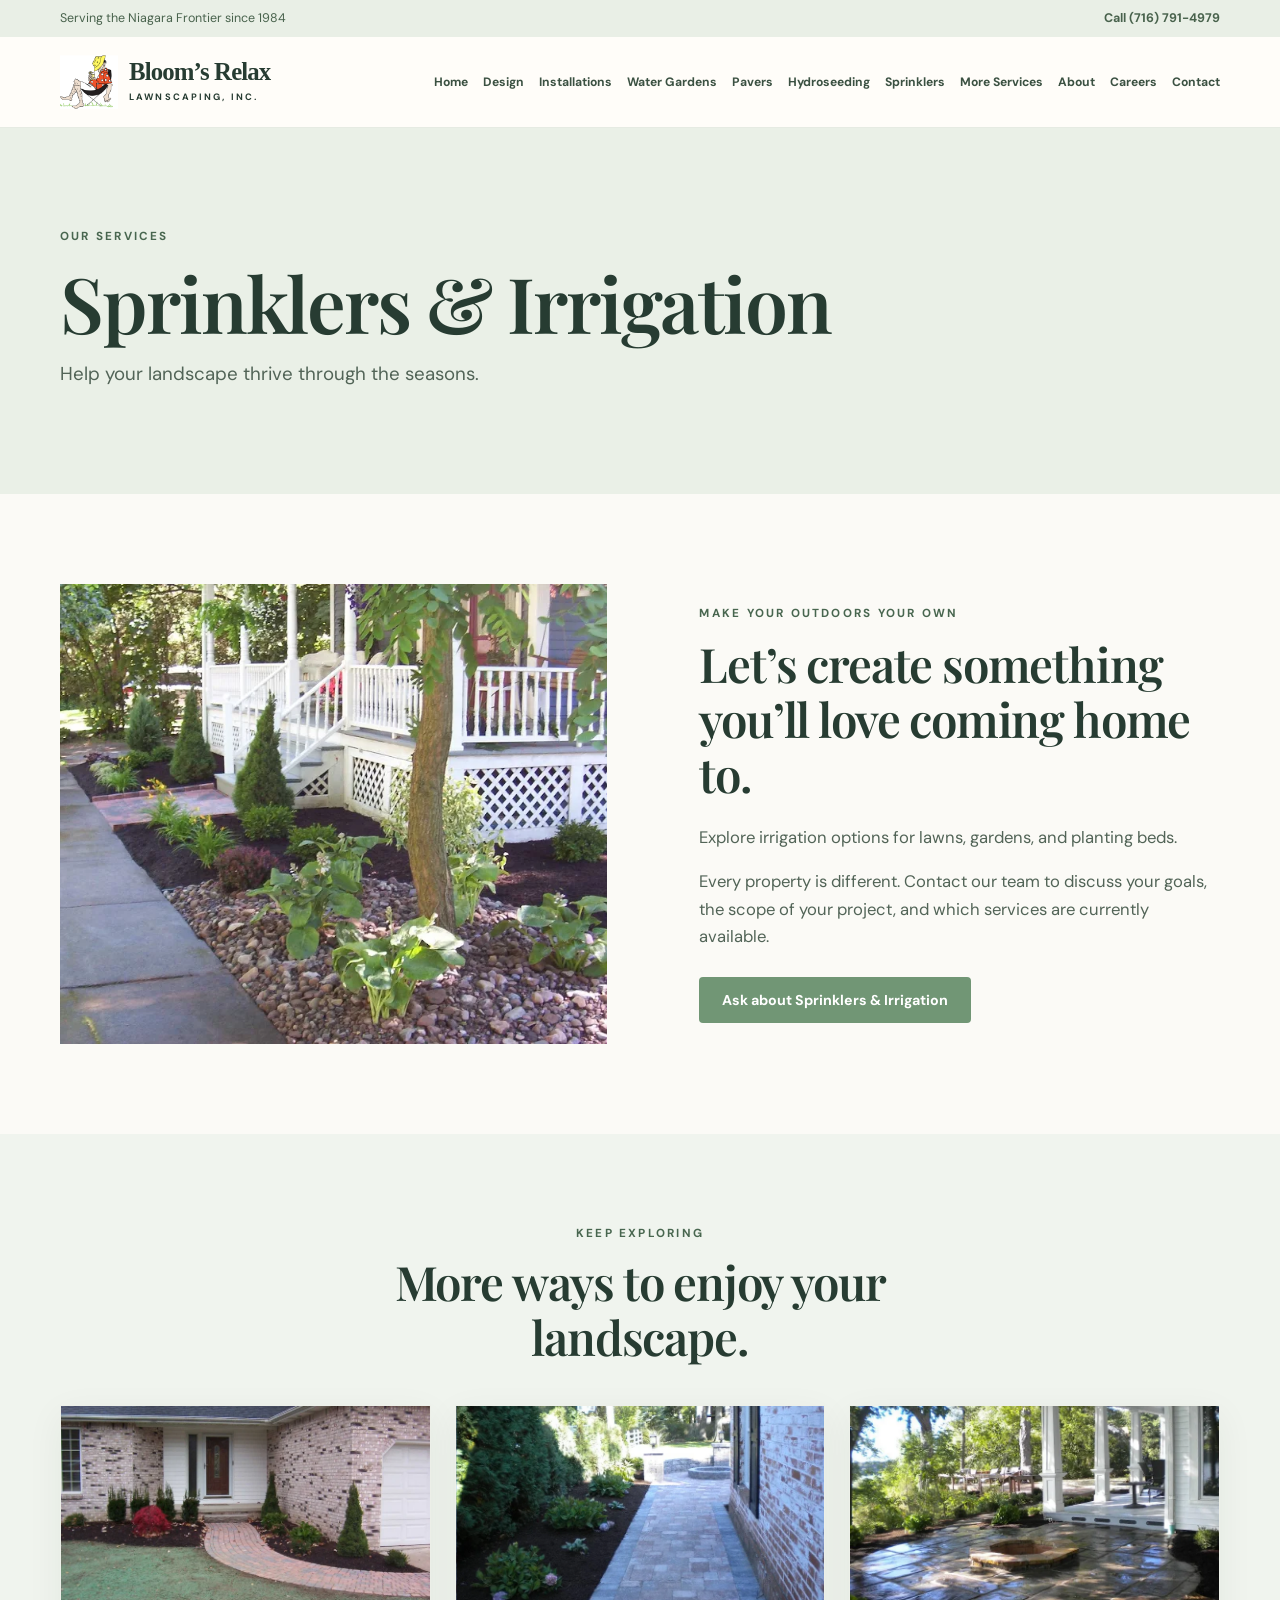
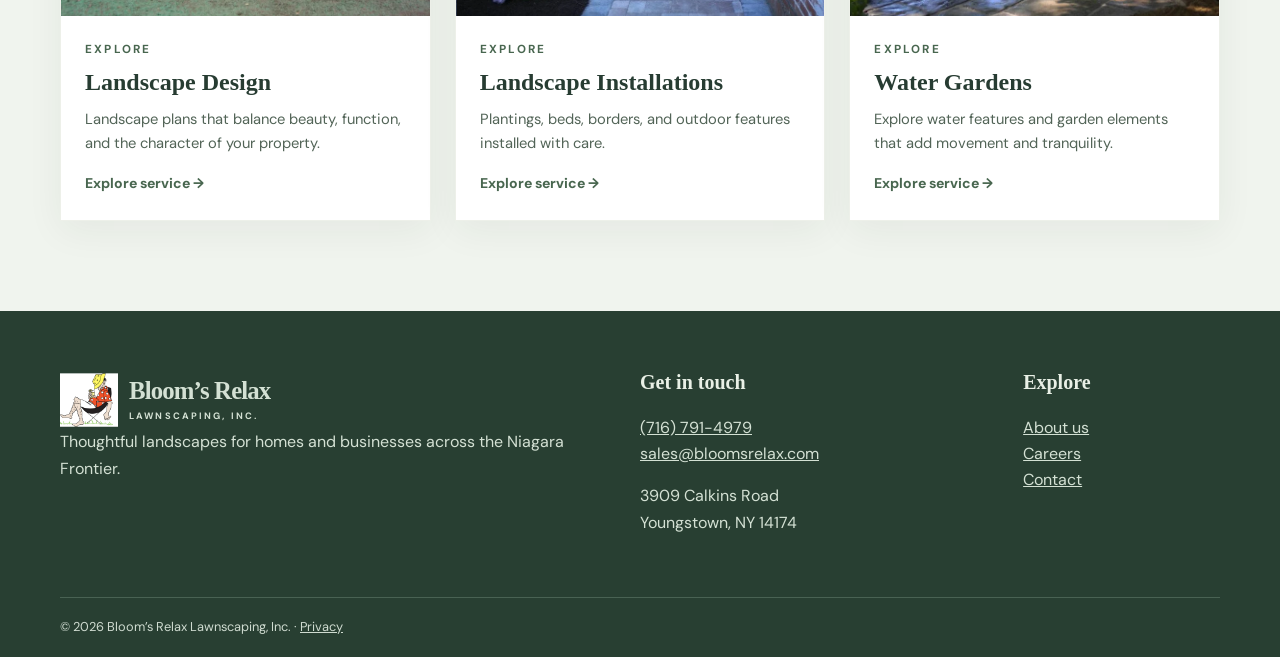
<file: sprinklers.html>
<!doctype html><html lang="en"><head><meta charset="utf-8"><meta name="viewport" content="width=device-width,initial-scale=1"><meta name="description" content="Landscaping services in Youngstown and the Niagara Frontier, New York."><title>Sprinklers &amp; Irrigation | Bloom’s Relax Lawnscaping</title><link rel="icon" href="assets/favicon.svg" type="image/svg+xml"><link rel="stylesheet" href="assets/styles.css"></head><body><a class="skip" href="#main">Skip to content</a><div class="topbar"><div class="container topbar-inner"><span>Serving the Niagara Frontier since 1984</span><a href="tel:+17167914979">Call (716) 791-4979</a></div></div><header class="site-header"><div class="container header-inner"><a class="brand" href="index.html" aria-label="Bloom's Relax home"><img class="brand-logo" src="assets/photos/logo.webp" alt="" aria-hidden="true"><span><strong>Bloom’s Relax</strong><small>LAWNSCAPING, INC.</small></span></a><button class="menu-toggle" type="button" aria-expanded="false" aria-controls="site-nav">Menu <span aria-hidden="true">☰</span></button><nav id="site-nav" aria-label="Main navigation"><a href="index.html">Home</a><a href="landscape-design.html">Design</a><a href="landscape-installations.html">Installations</a><a href="water-gardens.html">Water Gardens</a><a href="brick-work-pavers.html">Pavers</a><a href="hydroseeding.html">Hydroseeding</a><a href="sprinklers.html">Sprinklers</a><a href="other-services.html">More Services</a><a href="about.html">About</a><a href="careers.html">Careers</a><a href="contact.html">Contact</a></nav></div></header><main id="main"><section class="page-hero"><div class="container"><span class="eyebrow">OUR SERVICES</span><h1>Sprinklers &amp; Irrigation</h1><p>Help your landscape thrive through the seasons.</p></div></section><section class="section"><div class="container feature-grid"><div class="feature-image" style="background-image:url('assets/photos/garden.webp')" role="img" aria-label="Landscape inspiration"></div><div class="feature-copy"><span class="eyebrow">MAKE YOUR OUTDOORS YOUR OWN</span><h2>Let’s create something you’ll love coming home to.</h2><p>Explore irrigation options for lawns, gardens, and planting beds.</p><p>Every property is different. Contact our team to discuss your goals, the scope of your project, and which services are currently available.</p><a class="btn btn-primary" href="contact.html">Ask about Sprinklers &amp; Irrigation</a></div></div></section><section class="section soft"><div class="container"><div class="section-heading"><span class="eyebrow">KEEP EXPLORING</span><h2>More ways to enjoy your landscape.</h2></div><div class="cards three"><a class="service-card" href="landscape-design.html"><div class="card-image" style="background-image:url('assets/photos/front-walk.webp')"></div><div class="card-body"><span class="eyebrow">EXPLORE</span><h3>Landscape Design</h3><p>Landscape plans that balance beauty, function, and the character of your property.</p><span class="text-link">Explore service <span aria-hidden="true">→</span></span></div></a><a class="service-card" href="landscape-installations.html"><div class="card-image" style="background-image:url('assets/photos/walkway.webp')"></div><div class="card-body"><span class="eyebrow">EXPLORE</span><h3>Landscape Installations</h3><p>Plantings, beds, borders, and outdoor features installed with care.</p><span class="text-link">Explore service <span aria-hidden="true">→</span></span></div></a><a class="service-card" href="water-gardens.html"><div class="card-image" style="background-image:url('assets/photos/patio.webp')"></div><div class="card-body"><span class="eyebrow">EXPLORE</span><h3>Water Gardens</h3><p>Explore water features and garden elements that add movement and tranquility.</p><span class="text-link">Explore service <span aria-hidden="true">→</span></span></div></a></div></div></section></main><footer class="site-footer"><div class="container footer-grid"><div><a class="brand footer-brand" href="index.html"><img class="brand-logo" src="assets/photos/logo.webp" alt="" aria-hidden="true"><span><strong>Bloom’s Relax</strong><small>LAWNSCAPING, INC.</small></span></a><p>Thoughtful landscapes for homes and businesses across the Niagara Frontier.</p></div><div><h3>Get in touch</h3><p><a href="tel:+17167914979">(716) 791-4979</a><br><a href="mailto:sales@bloomsrelax.com">sales@bloomsrelax.com</a></p><p>3909 Calkins Road<br>Youngstown, NY 14174</p></div><div><h3>Explore</h3><p><a href="about.html">About us</a><br><a href="careers.html">Careers</a><br><a href="contact.html">Contact</a></p></div></div><div class="container footer-bottom">© <span id="year">2026</span> Bloom’s Relax Lawnscaping, Inc. · <a href="privacy.html">Privacy</a></div></footer><script src="assets/main.js" defer></script></body></html>
</file>
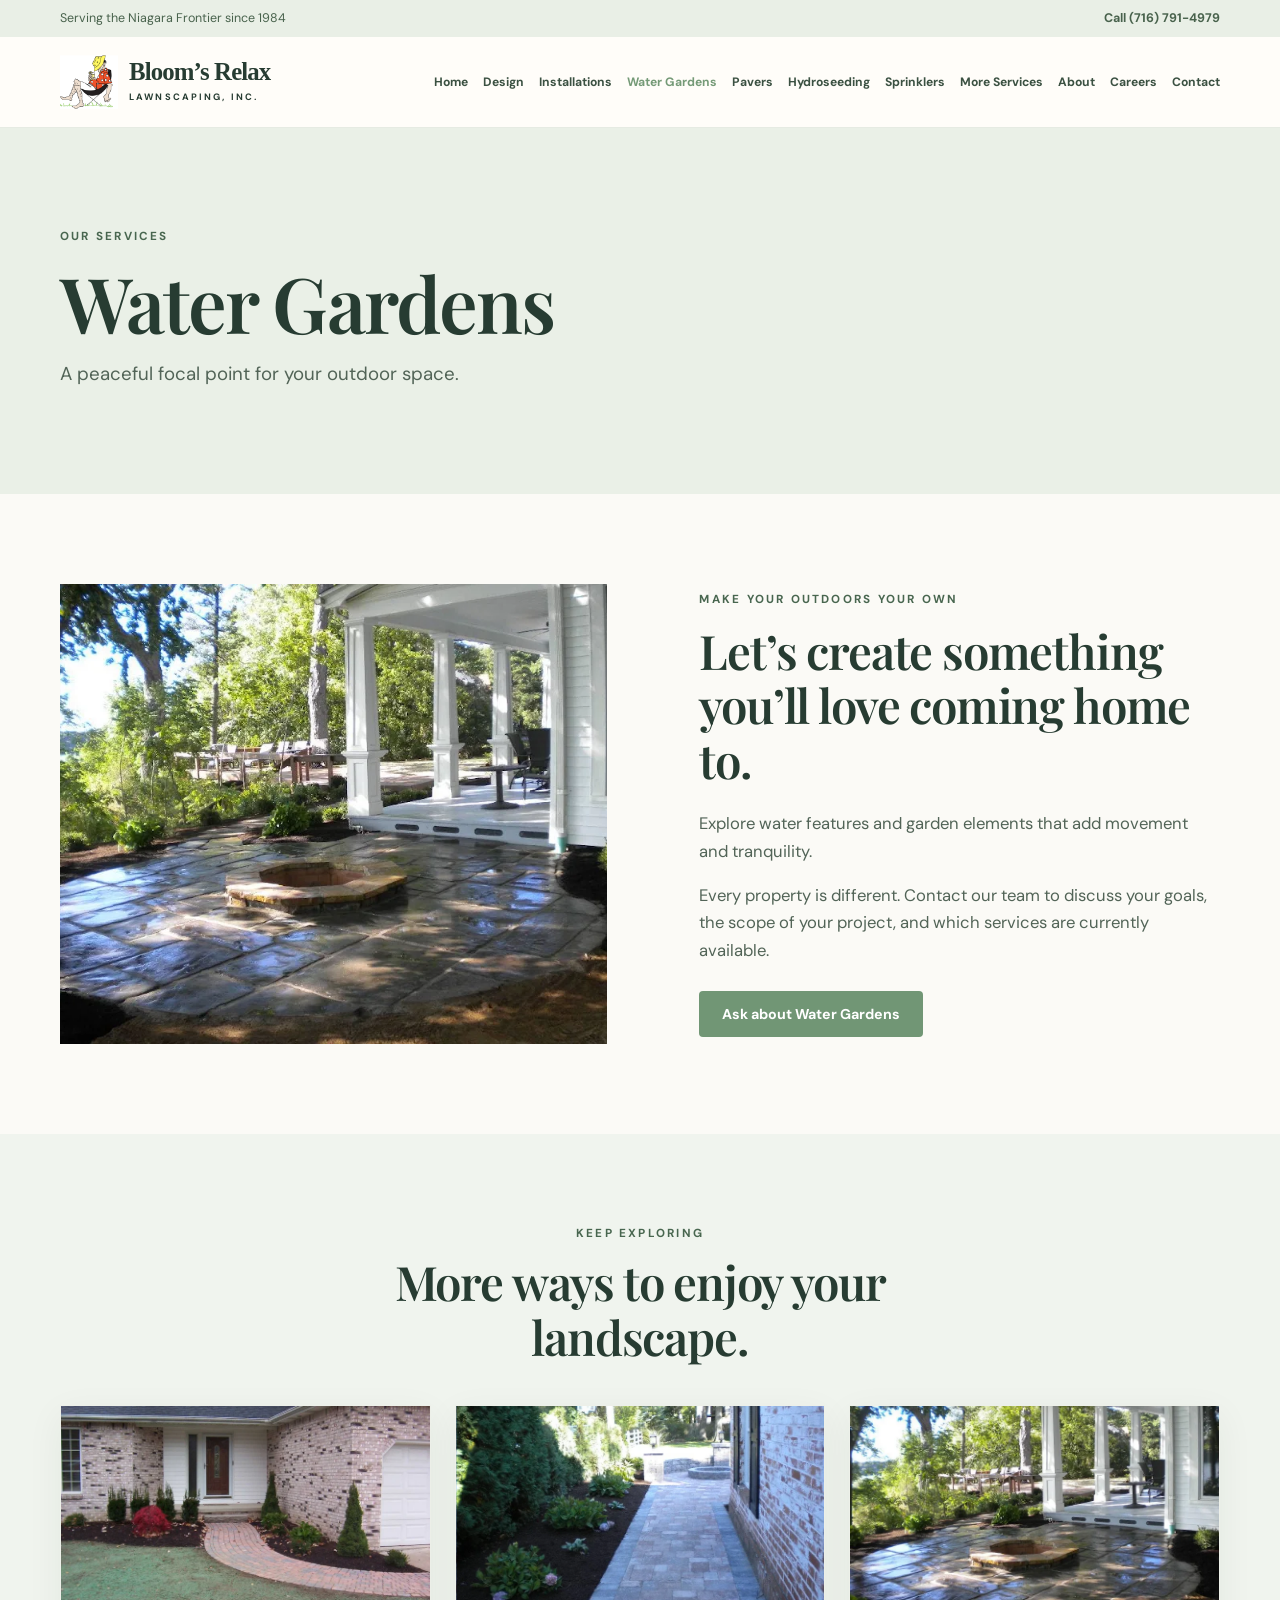
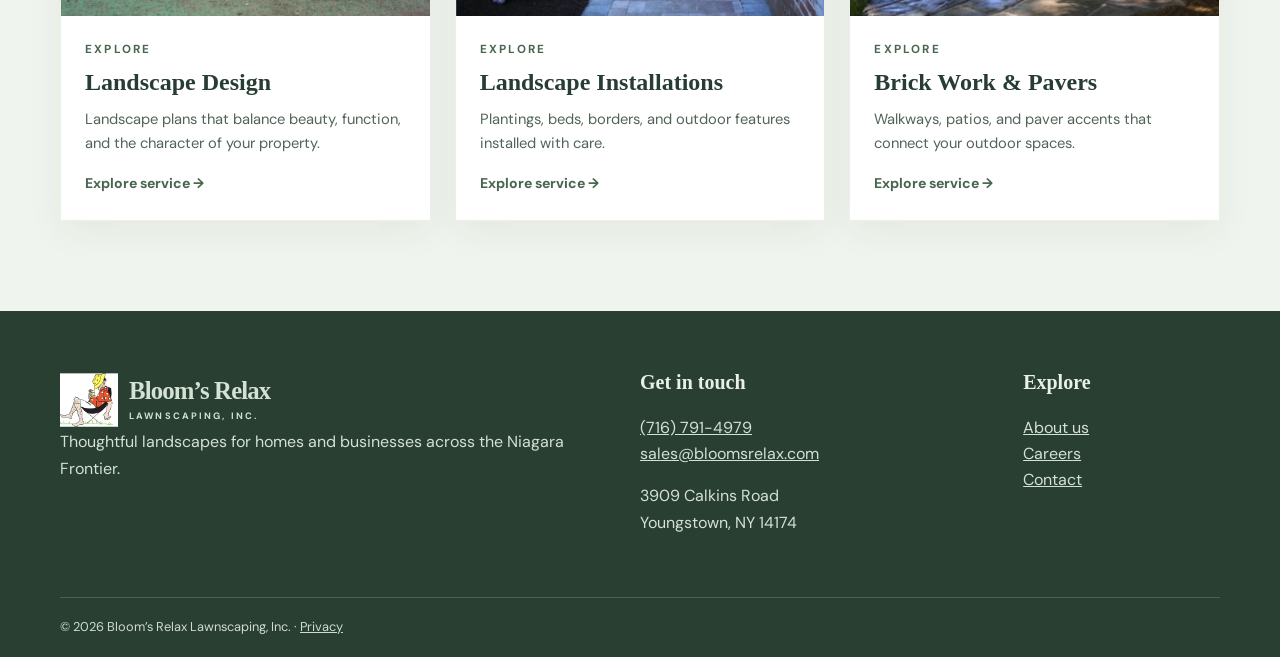
<file: water-gardens.html>
<!doctype html><html lang="en"><head><meta charset="utf-8"><meta name="viewport" content="width=device-width,initial-scale=1"><meta name="description" content="Landscaping services in Youngstown and the Niagara Frontier, New York."><title>Water Gardens | Bloom’s Relax Lawnscaping</title><link rel="icon" href="assets/favicon.svg" type="image/svg+xml"><link rel="stylesheet" href="assets/styles.css"></head><body><a class="skip" href="#main">Skip to content</a><div class="topbar"><div class="container topbar-inner"><span>Serving the Niagara Frontier since 1984</span><a href="tel:+17167914979">Call (716) 791-4979</a></div></div><header class="site-header"><div class="container header-inner"><a class="brand" href="index.html" aria-label="Bloom's Relax home"><img class="brand-logo" src="assets/photos/logo.webp" alt="" aria-hidden="true"><span><strong>Bloom’s Relax</strong><small>LAWNSCAPING, INC.</small></span></a><button class="menu-toggle" type="button" aria-expanded="false" aria-controls="site-nav">Menu <span aria-hidden="true">☰</span></button><nav id="site-nav" aria-label="Main navigation"><a href="index.html">Home</a><a href="landscape-design.html">Design</a><a href="landscape-installations.html">Installations</a><a href="water-gardens.html" aria-current="page">Water Gardens</a><a href="brick-work-pavers.html">Pavers</a><a href="hydroseeding.html">Hydroseeding</a><a href="sprinklers.html">Sprinklers</a><a href="other-services.html">More Services</a><a href="about.html">About</a><a href="careers.html">Careers</a><a href="contact.html">Contact</a></nav></div></header><main id="main"><section class="page-hero"><div class="container"><span class="eyebrow">OUR SERVICES</span><h1>Water Gardens</h1><p>A peaceful focal point for your outdoor space.</p></div></section><section class="section"><div class="container feature-grid"><div class="feature-image" style="background-image:url('assets/photos/patio.webp')" role="img" aria-label="Landscape inspiration"></div><div class="feature-copy"><span class="eyebrow">MAKE YOUR OUTDOORS YOUR OWN</span><h2>Let’s create something you’ll love coming home to.</h2><p>Explore water features and garden elements that add movement and tranquility.</p><p>Every property is different. Contact our team to discuss your goals, the scope of your project, and which services are currently available.</p><a class="btn btn-primary" href="contact.html">Ask about Water Gardens</a></div></div></section><section class="section soft"><div class="container"><div class="section-heading"><span class="eyebrow">KEEP EXPLORING</span><h2>More ways to enjoy your landscape.</h2></div><div class="cards three"><a class="service-card" href="landscape-design.html"><div class="card-image" style="background-image:url('assets/photos/front-walk.webp')"></div><div class="card-body"><span class="eyebrow">EXPLORE</span><h3>Landscape Design</h3><p>Landscape plans that balance beauty, function, and the character of your property.</p><span class="text-link">Explore service <span aria-hidden="true">→</span></span></div></a><a class="service-card" href="landscape-installations.html"><div class="card-image" style="background-image:url('assets/photos/walkway.webp')"></div><div class="card-body"><span class="eyebrow">EXPLORE</span><h3>Landscape Installations</h3><p>Plantings, beds, borders, and outdoor features installed with care.</p><span class="text-link">Explore service <span aria-hidden="true">→</span></span></div></a><a class="service-card" href="brick-work-pavers.html"><div class="card-image" style="background-image:url('assets/photos/patio.webp')"></div><div class="card-body"><span class="eyebrow">EXPLORE</span><h3>Brick Work &amp; Pavers</h3><p>Walkways, patios, and paver accents that connect your outdoor spaces.</p><span class="text-link">Explore service <span aria-hidden="true">→</span></span></div></a></div></div></section></main><footer class="site-footer"><div class="container footer-grid"><div><a class="brand footer-brand" href="index.html"><img class="brand-logo" src="assets/photos/logo.webp" alt="" aria-hidden="true"><span><strong>Bloom’s Relax</strong><small>LAWNSCAPING, INC.</small></span></a><p>Thoughtful landscapes for homes and businesses across the Niagara Frontier.</p></div><div><h3>Get in touch</h3><p><a href="tel:+17167914979">(716) 791-4979</a><br><a href="mailto:sales@bloomsrelax.com">sales@bloomsrelax.com</a></p><p>3909 Calkins Road<br>Youngstown, NY 14174</p></div><div><h3>Explore</h3><p><a href="about.html">About us</a><br><a href="careers.html">Careers</a><br><a href="contact.html">Contact</a></p></div></div><div class="container footer-bottom">© <span id="year">2026</span> Bloom’s Relax Lawnscaping, Inc. · <a href="privacy.html">Privacy</a></div></footer><script src="assets/main.js" defer></script></body></html>
</file>
<file: assets/styles.css>
@import url('https://fonts.googleapis.com/css2?family=DM+Sans:wght@400;500;600;700&family=Playfair+Display:ital,wght@0,500;0,600;0,700;1,500&display=swap');:root{--ink:#273c32;--sage:#6c896e;--sage-dark:#48664f;--pale:#f1f5ee;--cream:#fbfaf6;--line:#dfe6dd;--muted:#647267}*{box-sizing:border-box}html{scroll-behavior:smooth}body{margin:0;color:var(--ink);background:var(--cream);font-family:'DM Sans',Arial,sans-serif;line-height:1.65}a{color:inherit}h1,h2,h3,p{margin-top:0}h1,h2,h3{line-height:1.16}h1,h2{font-family:'Playfair Display',Georgia,serif;font-weight:600;letter-spacing:-.025em}h1{font-size:clamp(2.9rem,6vw,5.6rem)}h2{font-size:clamp(2.1rem,3.7vw,3.5rem)}h3{font-size:1.25rem}p{color:#526457}.container{width:min(1160px,calc(100% - 42px));margin:auto}.skip{position:absolute;left:-9999px}.skip:focus{left:10px;top:10px;background:white;z-index:99}.topbar{background:#e9efe6;font-size:.78rem;color:#48624c}.topbar-inner{display:flex;justify-content:space-between;gap:15px;padding:8px 0}.topbar a{text-decoration:none;font-weight:700}.site-header{background:#fffdf9;position:relative;z-index:5;box-shadow:0 1px 0 #e6ebe3}.header-inner{min-height:90px;display:flex;align-items:center;justify-content:space-between;gap:20px}.brand{text-decoration:none;display:flex;align-items:center;gap:11px;flex-shrink:0}.brand-mark{width:44px;height:44px;background:#e1eddf;border-radius:50%;display:grid;place-items:center;color:#628767;font-size:31px}.brand strong{display:block;font-family:Georgia,serif;font-size:1.55rem;letter-spacing:-.035em;line-height:1.1}.brand small{display:block;font-size:.58rem;letter-spacing:.23em;font-weight:700;margin-top:5px}nav{display:flex;align-items:center;flex-wrap:wrap;justify-content:flex-end;gap:8px 15px}nav a{font-size:.76rem;font-weight:700;text-decoration:none;color:#3b5142}nav a:hover,nav a[aria-current]{color:#759a77}.menu-toggle{display:none;background:none;border:1px solid var(--line);padding:10px 14px;border-radius:6px;font:inherit}.hero{background:linear-gradient(90deg,rgba(22,43,30,.76),rgba(22,43,30,.33)),var(--hero-image) center/cover;min-height:610px;display:flex;align-items:center;color:white}.hero-content{padding:95px 0}.hero h1{max-width:760px;margin:18px 0 22px}.hero h1 em{color:#d6e5c8;font-weight:500}.hero p{color:#f5f5ed;max-width:610px;font-size:1.13rem}.kicker,.eyebrow{display:block;font-size:.73rem;letter-spacing:.19em;font-weight:700;color:var(--sage-dark)}.kicker{color:#e5efd7}.actions{display:flex;flex-wrap:wrap;gap:12px;margin-top:28px}.btn{display:inline-flex;align-items:center;justify-content:center;border-radius:4px;text-decoration:none;padding:13px 22px;font:700 .89rem 'DM Sans',sans-serif;cursor:pointer;border:1px solid transparent;transition:transform .2s,background .2s}.btn:hover{transform:translateY(-2px)}.btn-primary{background:#719675;color:#fff}.btn-primary:hover{background:#55785a}.btn-light{background:#fff;color:var(--ink)}.btn-outline{border-color:#759778;color:var(--sage-dark);background:transparent}.intro-band{padding:75px 0;background:#f2f5ef}.intro-grid{display:grid;grid-template-columns:1fr 1fr;gap:9%;align-items:center}.intro-grid h2{margin:14px 0 0}.intro-grid p{font-size:1.07rem}.text-link{color:var(--sage-dark);text-decoration:none;font-weight:700;font-size:.88rem}.section{padding:90px 0}.section-heading{text-align:center;max-width:670px;margin:0 auto 40px}.section-heading h2{margin:12px 0}.cards{display:grid;grid-template-columns:repeat(3,minmax(0,1fr));gap:24px}.service-card{background:#fff;text-decoration:none;box-shadow:0 10px 35px rgba(36,58,41,.06);border:1px solid #edf0e9;transition:transform .2s}.service-card:hover{transform:translateY(-5px)}.card-image{height:210px;background-position:center;background-size:cover;background-color:#dce7d8}.card-body{padding:24px}.card-body h3{font-family:Georgia,serif;font-size:1.5rem;margin:10px 0}.card-body p{font-size:.92rem}.center{text-align:center;margin-top:35px}.quote-section{background:#eaf0e7}.quote-grid{display:grid;grid-template-columns:1fr 1fr;align-items:center;gap:8%;min-height:450px}.quote-grid>div:first-child{padding:70px 0}.quote-image{height:450px;background:url('https://images.unsplash.com/photo-1416879595882-3373a0480b5b?auto=format&fit=crop&w=1300&q=85') center/cover}.cta{text-align:center;padding:90px 0}.cta h2{margin:12px 0}.cta p{max-width:580px;margin:0 auto 25px}.page-hero{background:#eaf0e7;padding:100px 0 85px}.page-hero h1{max-width:900px;margin:12px 0}.page-hero p{font-size:1.17rem;max-width:720px}.feature-grid{display:grid;grid-template-columns:1.05fr 1fr;gap:8%;align-items:center}.feature-image{min-height:460px;background-position:center;background-size:cover;background-color:#dce7d8}.feature-copy h2{margin:14px 0 22px}.feature-copy p{font-size:1.04rem}.feature-copy .btn{margin-top:10px}.soft{background:#f0f4ee}.narrow{max-width:760px}.narrow p{font-size:1.09rem}.contact-grid{display:grid;grid-template-columns:1fr 1fr;gap:9%}.contact-detail{display:flex;flex-direction:column;margin:25px 0}.contact-detail strong{font-size:.82rem;text-transform:uppercase;letter-spacing:.12em}.contact-detail a{text-decoration:none;color:var(--sage-dark)}.contact-form{background:#fff;padding:35px;border:1px solid var(--line);box-shadow:0 10px 40px #223b2710}.contact-form label{display:block;font-weight:700;font-size:.85rem;margin:16px 0 5px}.contact-form input,.contact-form textarea{display:block;width:100%;border:1px solid #ccd9ca;padding:12px;font:inherit;border-radius:3px;background:#fdfefd}.contact-form button{margin-top:20px}.form-note{font-size:.82rem}.site-footer{background:#283f32;color:#e9f0e6;padding:60px 0 20px}.site-footer p,.site-footer a{color:#d4e1d4}.footer-grid{display:grid;grid-template-columns:1.6fr 1fr .6fr;gap:55px}.footer-brand{color:white}.footer-brand .brand-mark{background:#43634b;color:#d6e6d0}.footer-grid h3{font-family:Georgia,serif}.footer-bottom{border-top:1px solid #496253;margin-top:45px;padding-top:18px;font-size:.8rem;color:#cfdbd0}.footer-bottom a{color:#cfdbd0}@media(max-width:1050px){.menu-toggle{display:block}nav{display:none;position:absolute;top:100%;left:0;right:0;background:#fffdf9;padding:22px;box-shadow:0 15px 20px #223b2717;flex-direction:column;align-items:flex-start}nav.open{display:flex}nav a{font-size:.95rem;padding:4px}.header-inner{min-height:75px}}@media(max-width:760px){.topbar-inner{font-size:.68rem}.hero{min-height:540px}.hero-content{padding:70px 0}.intro-grid,.feature-grid,.contact-grid,.quote-grid{grid-template-columns:1fr;gap:30px}.cards{grid-template-columns:1fr}.quote-image{height:290px}.quote-grid>div:first-child{padding:55px 0 0}.section{padding:65px 0}.page-hero{padding:70px 0}.feature-image{min-height:300px}.footer-grid{grid-template-columns:1fr;gap:25px}.contact-form{padding:22px}}
/* Bloom's Relax logo size */
img.brand-logo {
  width: 58px !important;
  height: 58px !important;
  max-width: 58px !important;
  object-fit: contain;
}
/* Restore homepage background photograph */
.hero {
  background-image:
    linear-gradient(90deg, rgba(22,43,30,.65), rgba(22,43,30,.20)),
    url("/assets/photos/patio.webp") !important;
  background-position: center !important;
  background-size: cover !important;
  background-repeat: no-repeat !important;
}
</file>
